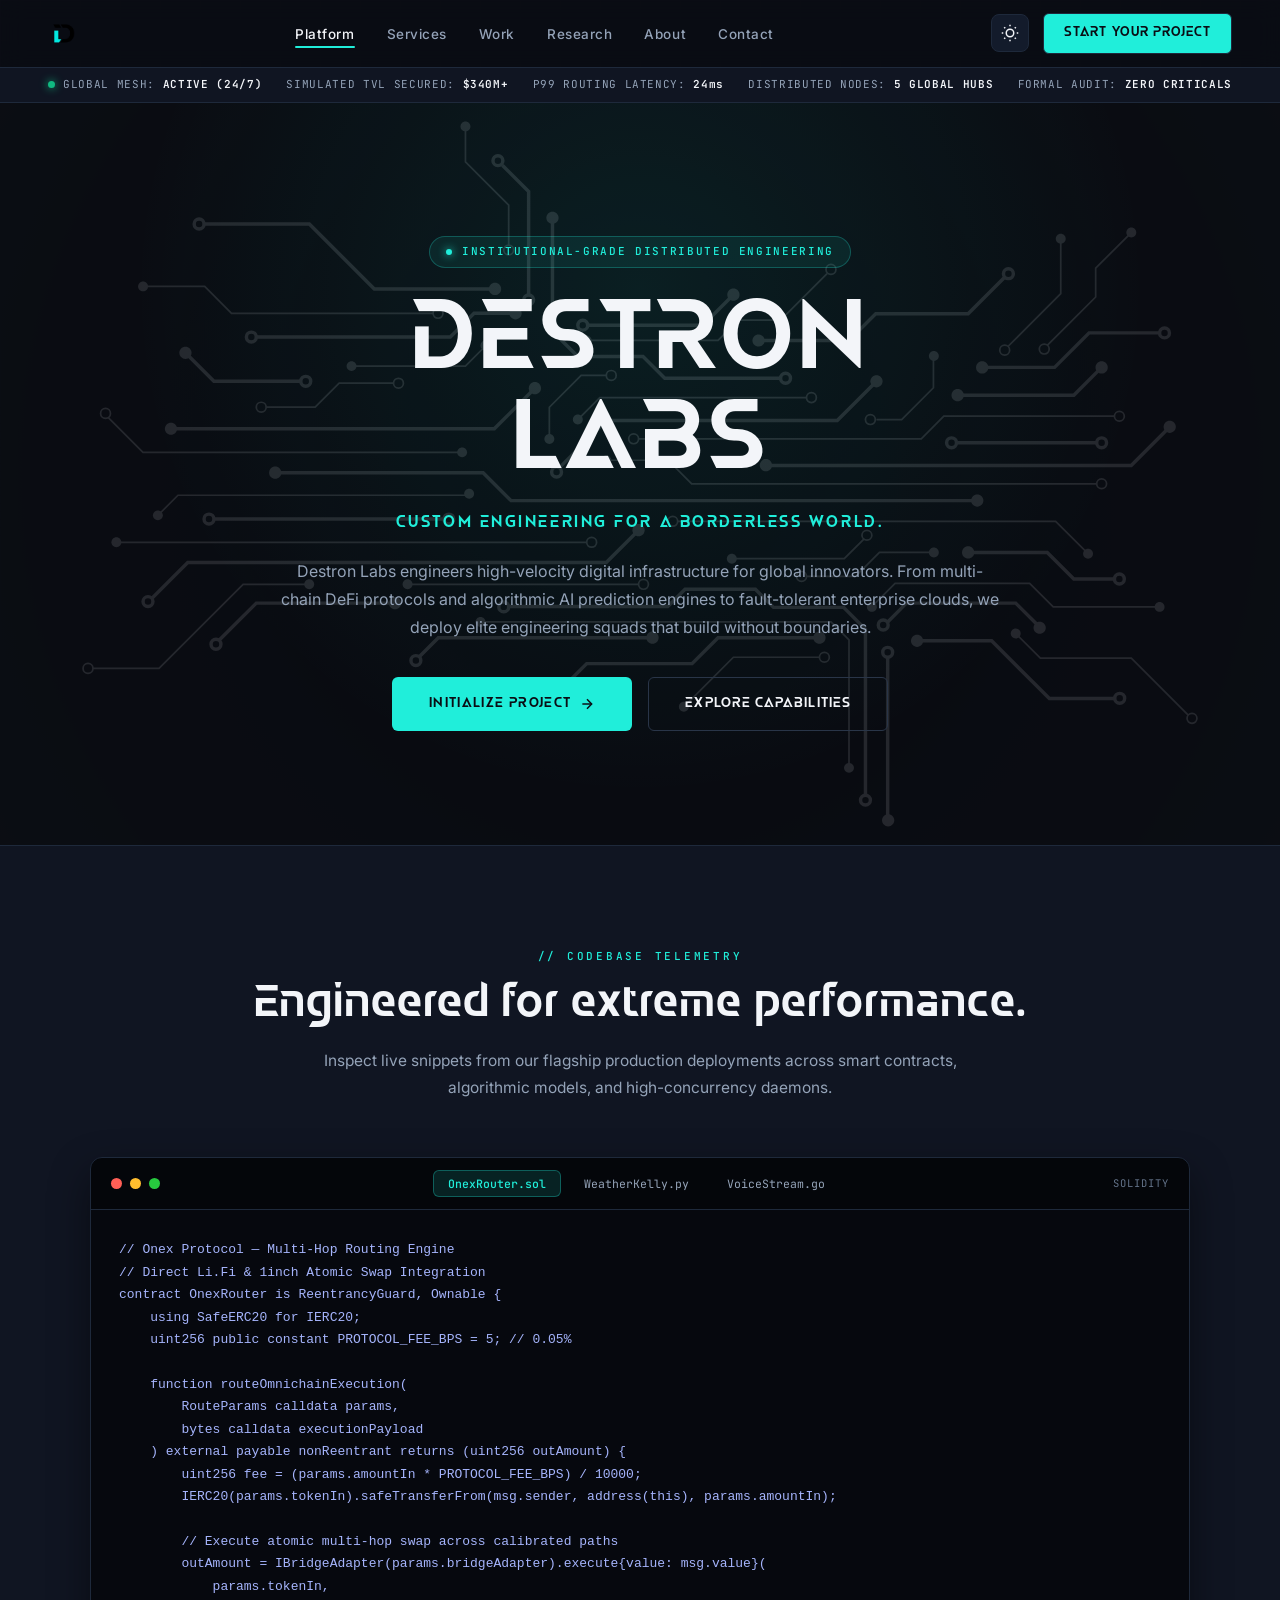
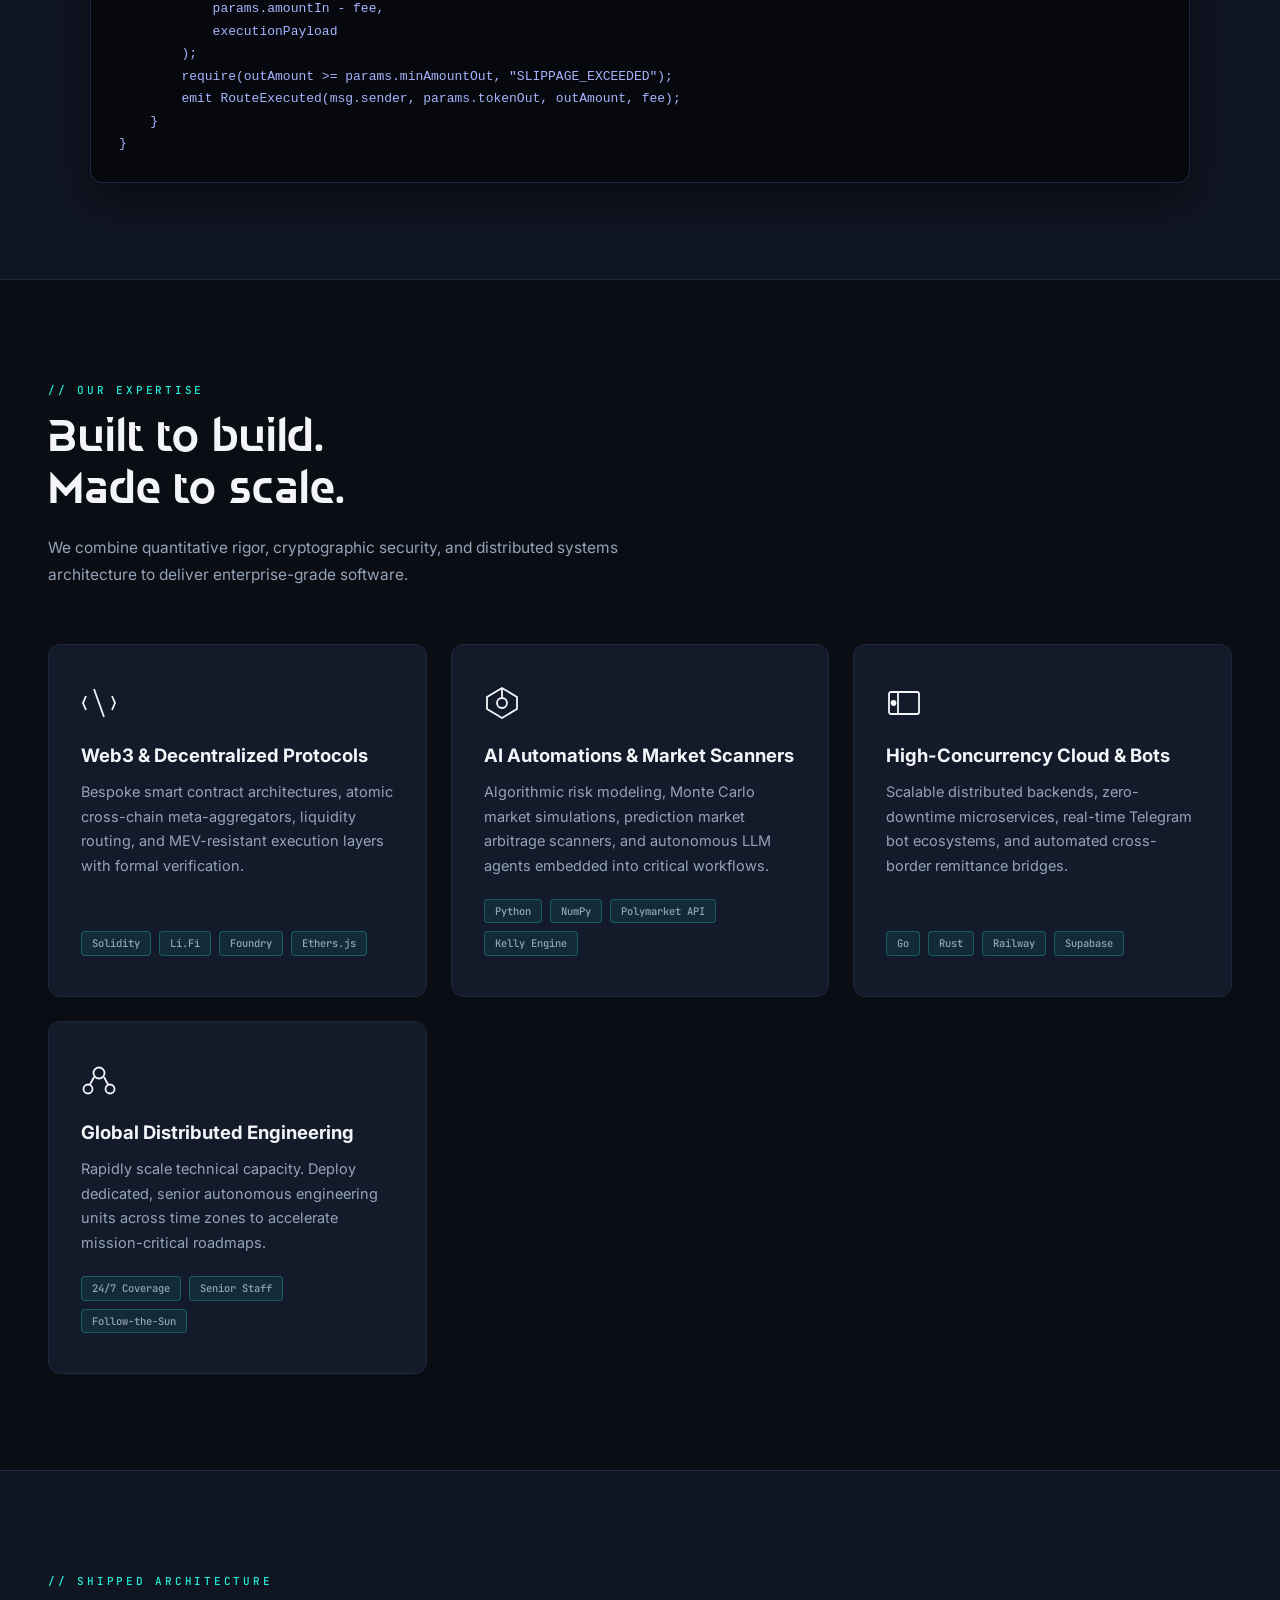
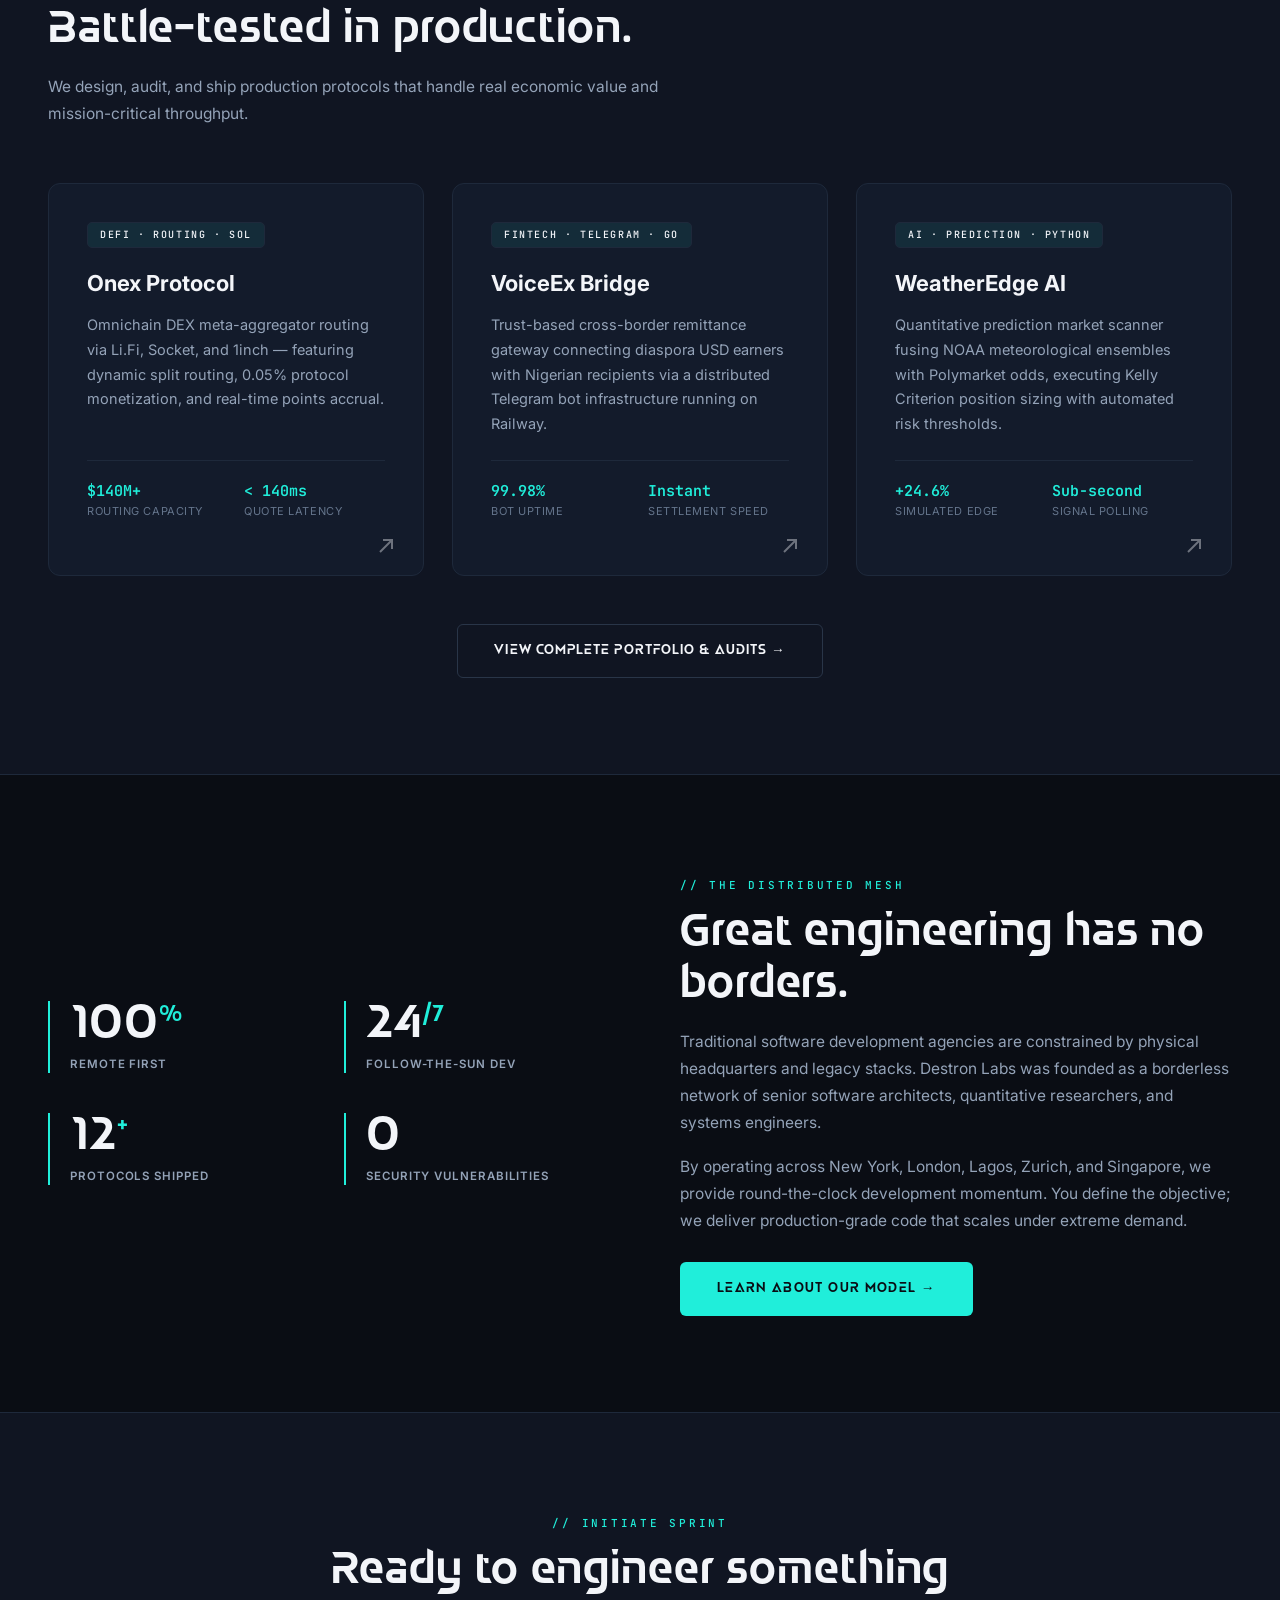
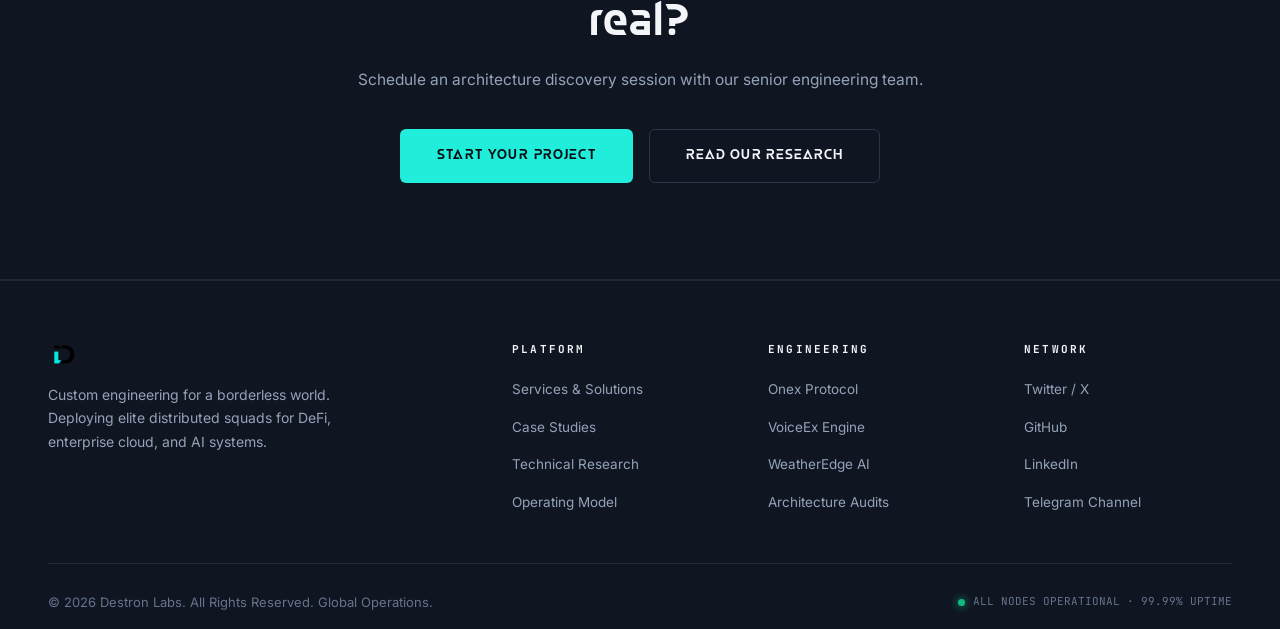
<file: index.html>
<!DOCTYPE html>
<html lang="en" data-theme="dark">
<head>
  <meta charset="UTF-8">
  <meta name="viewport" content="width=device-width, initial-scale=1.0">
  <meta name="description" content="Destron Labs — Custom engineering for a borderless world. High-performance software development, DeFi protocols, AI systems, and distributed talent.">
  
  <!-- Open Graph / Social Media -->
  <meta property="og:type" content="website">
  <meta property="og:site_name" content="Destron Labs">
  <meta property="og:title" content="Destron Labs — Custom Engineering for a Borderless World">
  <meta property="og:description" content="Elite, distributed engineering squads building mission-critical DeFi protocols, predictive AI engines, and enterprise software systems.">
  
  <!-- Twitter Cards -->
  <meta name="twitter:card" content="summary_large_image">
  <meta name="twitter:site" content="@destron_labs">
  <meta name="twitter:title" content="Destron Labs — Custom Engineering for a Borderless World">
  <meta name="twitter:description" content="Elite, distributed engineering squads building mission-critical DeFi protocols, predictive AI engines, and enterprise software systems.">

  <title>Destron Labs — Custom Engineering for a Borderless World</title>

  <!-- High-tech circuit / monogram SVG Favicon -->
  <link rel="icon" type="image/svg+xml" href="data:image/svg+xml,%3Csvg xmlns='http://www.w3.org/2000/svg' viewBox='0 0 32 32'%3E%3Crect width='32' height='32' rx='6' fill='%230A0D14'/%3E%3Cpath d='M8 8h10a6 6 0 0 1 6 6v0a6 6 0 0 1-6 6H8V8z' fill='none' stroke='%2320EEDA' stroke-width='2.5'/%3E%3Ccircle cx='14' cy='14' r='2' fill='%2320EEDA'/%3E%3C/svg%3E">

  <!-- External stylesheet -->
  <link rel="stylesheet" href="assets/css/style.css">

  <!-- Zero-Flash Theme Init -->
  <script>
    (function() {
      const saved = localStorage.getItem('destron_theme') || 'dark';
      document.documentElement.setAttribute('data-theme', saved);
    })();
  </script>
</head>
<body>

  <!-- ============================================================
       NAVIGATION
       ============================================================ -->
  <nav>
    <a href="index.html" class="logo">
      <img
        src="assets/images/logo-horizontal.png"
        alt="Destron Labs"
        class="logo-img"
        onerror="this.style.display='none'; this.nextElementSibling.style.display='block';"
      >
      <span class="logo-t" style="display:none;">DESTRON LABS</span>
    </a>

    <ul class="nl" id="nav-links">
      <li><a href="index.html" class="active">Platform</a></li>
      <li><a href="services.html">Services</a></li>
      <li><a href="work.html">Work</a></li>
      <li><a href="research.html">Research</a></li>
      <li><a href="about.html">About</a></li>
      <li><a href="contact.html">Contact</a></li>
    </ul>

    <div class="nav-actions">
      <!-- Theme Switcher Toggle (Sun / Moon) -->
      <button class="theme-toggle" aria-label="Toggle theme mode">
        <svg class="icon-sun" viewBox="0 0 24 24" style="display:none;">
          <circle cx="12" cy="12" r="5"></circle>
          <line x1="12" y1="1" x2="12" y2="3"></line>
          <line x1="12" y1="21" x2="12" y2="23"></line>
          <line x1="4.22" y1="4.22" x2="5.64" y2="5.64"></line>
          <line x1="18.36" y1="18.36" x2="19.78" y2="19.78"></line>
          <line x1="1" y1="12" x2="3" y2="12"></line>
          <line x1="21" y1="12" x2="23" y2="12"></line>
          <line x1="4.22" y1="19.78" x2="5.64" y2="18.36"></line>
          <line x1="18.36" y1="5.64" x2="19.78" y2="4.22"></line>
        </svg>
        <svg class="icon-moon" viewBox="0 0 24 24">
          <path d="M21 12.79A9 9 0 1 1 11.21 3 7 7 0 0 0 21 12.79z"></path>
        </svg>
      </button>

      <a href="contact.html" class="nb">START YOUR PROJECT</a>
      
      <button class="nav-toggle" id="nav-toggle" aria-label="Toggle navigation" aria-expanded="false">
        <span></span>
        <span></span>
        <span></span>
      </button>
    </div>
  </nav>

  <!-- ============================================================
       LIVE TELEMETRY RIBBON (CHAOS LABS STYLE)
       ============================================================ -->
  <div class="telemetry-strip">
    <div class="telemetry-inner">
      <div class="telemetry-item">
        <span class="telemetry-pulse"></span>
        <span>GLOBAL MESH: <strong>ACTIVE (24/7)</strong></span>
      </div>
      <div class="telemetry-item">
        <span>SIMULATED TVL SECURED: <strong>$340M+</strong></span>
      </div>
      <div class="telemetry-item">
        <span>P99 ROUTING LATENCY: <strong id="stat-latency">24ms</strong></span>
      </div>
      <div class="telemetry-item">
        <span>DISTRIBUTED NODES: <strong>5 GLOBAL HUBS</strong></span>
      </div>
      <div class="telemetry-item">
        <span>FORMAL AUDIT: <strong>ZERO CRITICALS</strong></span>
      </div>
    </div>
  </div>

  <!-- ============================================================
       HERO
       ============================================================ -->
  <section class="hero" id="hero">
    <div class="hi">
      <div class="status-pill">
        <span class="pulse-cyan"></span>
        <span>INSTITUTIONAL-GRADE DISTRIBUTED ENGINEERING</span>
      </div>
      
      <h1 class="hw">DESTRON<br>LABS</h1>
      <p class="ht">CUSTOM ENGINEERING FOR A BORDERLESS WORLD.</p>
      
      <p class="h-sub">
        Destron Labs engineers high-velocity digital infrastructure for global innovators. From multi-chain DeFi protocols and algorithmic AI prediction engines to fault-tolerant enterprise clouds, we deploy elite engineering squads that build without boundaries.
      </p>
      
      <div class="hb">
        <a href="contact.html" class="bp">
          <span>INITIALIZE PROJECT</span>
          <svg width="16" height="16" viewBox="0 0 24 24" fill="none" stroke="currentColor" stroke-width="2.2"><line x1="5" y1="12" x2="19" y2="12"></line><polyline points="12 5 19 12 12 19"></polyline></svg>
        </a>
        <a href="services.html" class="bo">
          <span>EXPLORE CAPABILITIES</span>
        </a>
      </div>
    </div>
  </section>

  <!-- ============================================================
       ARCHITECTURE TERMINAL (CHAOS LABS CODE SANDBOX)
       ============================================================ -->
  <section class="sec sec-dk">
    <div class="sec-header center">
      <span class="ey">// CODEBASE TELEMETRY</span>
      <h2 class="sh">Engineered for extreme performance.</h2>
      <p class="ss" style="margin: 0 auto;">Inspect live snippets from our flagship production deployments across smart contracts, algorithmic models, and high-concurrency daemons.</p>
    </div>

    <div class="term-wrap">
      <div class="term-header">
        <div class="term-dots">
          <span class="dot-r"></span>
          <span class="dot-y"></span>
          <span class="dot-g"></span>
        </div>
        <ul class="term-tabs">
          <li><button class="term-tab active" data-snippet="defi" data-lang="SOLIDITY">OnexRouter.sol</button></li>
          <li><button class="term-tab" data-snippet="ai" data-lang="PYTHON">WeatherKelly.py</button></li>
          <li><button class="term-tab" data-snippet="telegram" data-lang="GOLANG">VoiceStream.go</button></li>
        </ul>
        <span class="term-lang" id="term-lang">SOLIDITY</span>
      </div>
      <div class="term-body">
        <pre><code id="term-code">// Onex Protocol — Multi-Hop Routing Engine
// Direct Li.Fi & 1inch Atomic Swap Integration
contract OnexRouter is ReentrancyGuard, Ownable {
    using SafeERC20 for IERC20;
    uint256 public constant PROTOCOL_FEE_BPS = 5; // 0.05%

    function routeOmnichainExecution(
        RouteParams calldata params,
        bytes calldata executionPayload
    ) external payable nonReentrant returns (uint256 outAmount) {
        uint256 fee = (params.amountIn * PROTOCOL_FEE_BPS) / 10000;
        IERC20(params.tokenIn).safeTransferFrom(msg.sender, address(this), params.amountIn);
        
        // Execute atomic multi-hop swap across calibrated paths
        outAmount = IBridgeAdapter(params.bridgeAdapter).execute{value: msg.value}(
            params.tokenIn,
            params.amountIn - fee,
            executionPayload
        );
        require(outAmount >= params.minAmountOut, "SLIPPAGE_EXCEEDED");
        emit RouteExecuted(msg.sender, params.tokenOut, outAmount, fee);
    }
}</code></pre>
      </div>
    </div>
  </section>

  <!-- ============================================================
       SERVICES / CAPABILITIES
       ============================================================ -->
  <section class="sec" id="services">
    <div class="sec-header">
      <span class="ey">// OUR EXPERTISE</span>
      <h2 class="sh">Built to build.<br>Made to scale.</h2>
      <p class="ss">We combine quantitative rigor, cryptographic security, and distributed systems architecture to deliver enterprise-grade software.</p>
    </div>

    <div class="svgr">
      <div class="svc">
        <svg class="si" viewBox="0 0 36 36" fill="none" stroke="currentColor" stroke-width="1.8">
          <polyline points="5,11 2,18 5,25"/>
          <polyline points="31,11 34,18 31,25"/>
          <line x1="13" y1="4" x2="23" y2="32"/>
        </svg>
        <h3 class="st">Web3 & Decentralized Protocols</h3>
        <p class="sd">Bespoke smart contract architectures, atomic cross-chain meta-aggregators, liquidity routing, and MEV-resistant execution layers with formal verification.</p>
        <div class="tech-tags">
          <span class="tech-tag">Solidity</span>
          <span class="tech-tag">Li.Fi</span>
          <span class="tech-tag">Foundry</span>
          <span class="tech-tag">Ethers.js</span>
        </div>
      </div>

      <div class="svc">
        <svg class="si" viewBox="0 0 36 36" fill="none" stroke="currentColor" stroke-width="1.8">
          <polygon points="18,3 33,12 33,24 18,33 3,24 3,12"/>
          <circle cx="18" cy="18" r="5"/>
          <line x1="18" y1="13" x2="18" y2="3"/>
        </svg>
        <h3 class="st">AI Automations & Market Scanners</h3>
        <p class="sd">Algorithmic risk modeling, Monte Carlo market simulations, prediction market arbitrage scanners, and autonomous LLM agents embedded into critical workflows.</p>
        <div class="tech-tags">
          <span class="tech-tag">Python</span>
          <span class="tech-tag">NumPy</span>
          <span class="tech-tag">Polymarket API</span>
          <span class="tech-tag">Kelly Engine</span>
        </div>
      </div>

      <div class="svc">
        <svg class="si" viewBox="0 0 36 36" fill="none" stroke="currentColor" stroke-width="1.8">
          <rect x="3" y="7" width="30" height="22" rx="2"/>
          <line x1="12" y1="7" x2="12" y2="29"/>
          <circle cx="7.5" cy="18" r="2" fill="currentColor"/>
        </svg>
        <h3 class="st">High-Concurrency Cloud & Bots</h3>
        <p class="sd">Scalable distributed backends, zero-downtime microservices, real-time Telegram bot ecosystems, and automated cross-border remittance bridges.</p>
        <div class="tech-tags">
          <span class="tech-tag">Go</span>
          <span class="tech-tag">Rust</span>
          <span class="tech-tag">Railway</span>
          <span class="tech-tag">Supabase</span>
        </div>
      </div>

      <div class="svc">
        <svg class="si" viewBox="0 0 36 36" fill="none" stroke="currentColor" stroke-width="1.8">
          <circle cx="18" cy="11" r="5.5"/>
          <circle cx="7" cy="27" r="4.5"/>
          <circle cx="29" cy="27" r="4.5"/>
          <line x1="13" y1="15" x2="9" y2="22.5"/>
          <line x1="23" y1="15" x2="27" y2="22.5"/>
        </svg>
        <h3 class="st">Global Distributed Engineering</h3>
        <p class="sd">Rapidly scale technical capacity. Deploy dedicated, senior autonomous engineering units across time zones to accelerate mission-critical roadmaps.</p>
        <div class="tech-tags">
          <span class="tech-tag">24/7 Coverage</span>
          <span class="tech-tag">Senior Staff</span>
          <span class="tech-tag">Follow-the-Sun</span>
        </div>
      </div>
    </div>
  </section>

  <!-- ============================================================
       FLAGSHIP WORK
       ============================================================ -->
  <section class="sec sec-dk" id="work">
    <div class="sec-header">
      <span class="ey">// SHIPPED ARCHITECTURE</span>
      <h2 class="sh">Battle-tested in production.</h2>
      <p class="ss">We design, audit, and ship production protocols that handle real economic value and mission-critical throughput.</p>
    </div>

    <div class="wgr">
      <a href="https://onex.ag" class="wc">
        <span class="wt2">DEFI · ROUTING · SOL</span>
        <h3 class="wn">Onex Protocol</h3>
        <p class="wd">Omnichain DEX meta-aggregator routing via Li.Fi, Socket, and 1inch — featuring dynamic split routing, 0.05% protocol monetization, and real-time points accrual.</p>
        <div class="w-metrics">
          <div>
            <div class="w-metric-val">$140M+</div>
            <div class="w-metric-lbl">Routing Capacity</div>
          </div>
          <div>
            <div class="w-metric-val">&lt; 140ms</div>
            <div class="w-metric-lbl">Quote Latency</div>
          </div>
        </div>
        <svg class="wa" width="18" height="18" viewBox="0 0 18 18" fill="none" stroke="currentColor" stroke-width="2">
          <line x1="3" y1="15" x2="15" y2="3"/><polyline points="6,3 15,3 15,12"/>
        </svg>
      </a>

      <a href="work.html#voiceex" class="wc">
        <span class="wt2">FINTECH · TELEGRAM · GO</span>
        <h3 class="wn">VoiceEx Bridge</h3>
        <p class="wd">Trust-based cross-border remittance gateway connecting diaspora USD earners with Nigerian recipients via a distributed Telegram bot infrastructure running on Railway.</p>
        <div class="w-metrics">
          <div>
            <div class="w-metric-val">99.98%</div>
            <div class="w-metric-lbl">Bot Uptime</div>
          </div>
          <div>
            <div class="w-metric-val">Instant</div>
            <div class="w-metric-lbl">Settlement Speed</div>
          </div>
        </div>
        <svg class="wa" width="18" height="18" viewBox="0 0 18 18" fill="none" stroke="currentColor" stroke-width="2">
          <line x1="3" y1="15" x2="15" y2="3"/><polyline points="6,3 15,3 15,12"/>
        </svg>
      </a>

      <a href="work.html#weatheredge" class="wc">
        <span class="wt2">AI · PREDICTION · PYTHON</span>
        <h3 class="wn">WeatherEdge AI</h3>
        <p class="wd">Quantitative prediction market scanner fusing NOAA meteorological ensembles with Polymarket odds, executing Kelly Criterion position sizing with automated risk thresholds.</p>
        <div class="w-metrics">
          <div>
            <div class="w-metric-val">+24.6%</div>
            <div class="w-metric-lbl">Simulated Edge</div>
          </div>
          <div>
            <div class="w-metric-val">Sub-second</div>
            <div class="w-metric-lbl">Signal Polling</div>
          </div>
        </div>
        <svg class="wa" width="18" height="18" viewBox="0 0 18 18" fill="none" stroke="currentColor" stroke-width="2">
          <line x1="3" y1="15" x2="15" y2="3"/><polyline points="6,3 15,3 15,12"/>
        </svg>
      </a>
    </div>

    <div style="text-align: center; margin-top: 48px;">
      <a href="work.html" class="bo">VIEW COMPLETE PORTFOLIO & AUDITS →</a>
    </div>
  </section>

  <!-- ============================================================
       STATS & GLOBAL PHILOSOPHY
       ============================================================ -->
  <section class="sec" id="about">
    <div class="ag">
      <div class="sg">
        <div class="stb"><div class="sn">100<sup>%</sup></div><div class="slb">REMOTE FIRST</div></div>
        <div class="stb"><div class="sn">24<sup>/7</sup></div><div class="slb">FOLLOW-THE-SUN DEV</div></div>
        <div class="stb"><div class="sn">12<sup>+</sup></div><div class="slb">PROTOCOLS SHIPPED</div></div>
        <div class="stb"><div class="sn">0</div><div class="slb">SECURITY VULNERABILITIES</div></div>
      </div>
      <div>
        <span class="ey">// THE DISTRIBUTED MESH</span>
        <h2 class="sh">Great engineering has no borders.</h2>
        <p class="ss">Traditional software development agencies are constrained by physical headquarters and legacy stacks. Destron Labs was founded as a borderless network of senior software architects, quantitative researchers, and systems engineers.</p>
        <p class="ss" style="margin-top:16px">By operating across New York, London, Lagos, Zurich, and Singapore, we provide round-the-clock development momentum. You define the objective; we deliver production-grade code that scales under extreme demand.</p>
        <div style="margin-top: 28px;">
          <a href="about.html" class="bp">LEARN ABOUT OUR MODEL →</a>
        </div>
      </div>
    </div>
  </section>

  <!-- ============================================================
       CONTACT CTA
       ============================================================ -->
  <section class="sec sec-dk" id="contact">
    <div class="cw" style="text-align:center;">
      <span class="ey">// INITIATE SPRINT</span>
      <h2 class="sh">Ready to engineer something real?</h2>
      <p class="ss" style="margin: 0 auto 36px;">Schedule an architecture discovery session with our senior engineering team.</p>
      
      <div style="display:flex; justify-content:center; gap: 16px; flex-wrap:wrap;">
        <a href="contact.html" class="bp">START YOUR PROJECT</a>
        <a href="research.html" class="bo">READ OUR RESEARCH</a>
      </div>
    </div>
  </section>

  <!-- ============================================================
       FOOTER
       ============================================================ -->
  <footer>
    <div class="footer-top">
      <div class="footer-brand">
        <a href="index.html" class="logo">
          <img
            src="assets/images/logo-horizontal.png"
            alt="Destron Labs"
            class="logo-img"
            onerror="this.style.display='none'; this.nextElementSibling.style.display='block';"
          >
          <span class="logo-t" style="display:none;">DESTRON LABS</span>
        </a>
        <p>Custom engineering for a borderless world. Deploying elite distributed squads for DeFi, enterprise cloud, and AI systems.</p>
      </div>

      <div class="footer-col">
        <h4>PLATFORM</h4>
        <ul>
          <li><a href="services.html">Services & Solutions</a></li>
          <li><a href="work.html">Case Studies</a></li>
          <li><a href="research.html">Technical Research</a></li>
          <li><a href="about.html">Operating Model</a></li>
        </ul>
      </div>

      <div class="footer-col">
        <h4>ENGINEERING</h4>
        <ul>
          <li><a href="work.html#onex">Onex Protocol</a></li>
          <li><a href="work.html#voiceex">VoiceEx Engine</a></li>
          <li><a href="work.html#weatheredge">WeatherEdge AI</a></li>
          <li><a href="contact.html">Architecture Audits</a></li>
        </ul>
      </div>

      <div class="footer-col">
        <h4>NETWORK</h4>
        <ul>
          <li><a href="https://x.com/destron_labs" target="_blank" rel="noopener">Twitter / X</a></li>
          <li><a href="https://github.com" target="_blank" rel="noopener">GitHub</a></li>
          <li><a href="https://linkedin.com" target="_blank" rel="noopener">LinkedIn</a></li>
          <li><a href="contact.html">Telegram Channel</a></li>
        </ul>
      </div>
    </div>

    <div class="footer-bottom">
      <p>© 2026 Destron Labs. All Rights Reserved. Global Operations.</p>
      <div class="footer-status">
        <span class="telemetry-pulse"></span>
        <span>ALL NODES OPERATIONAL · 99.99% UPTIME</span>
      </div>
    </div>
  </footer>

  <!-- Master JavaScript -->
  <script src="assets/js/main.js"></script>
</body>
</html>
</file>
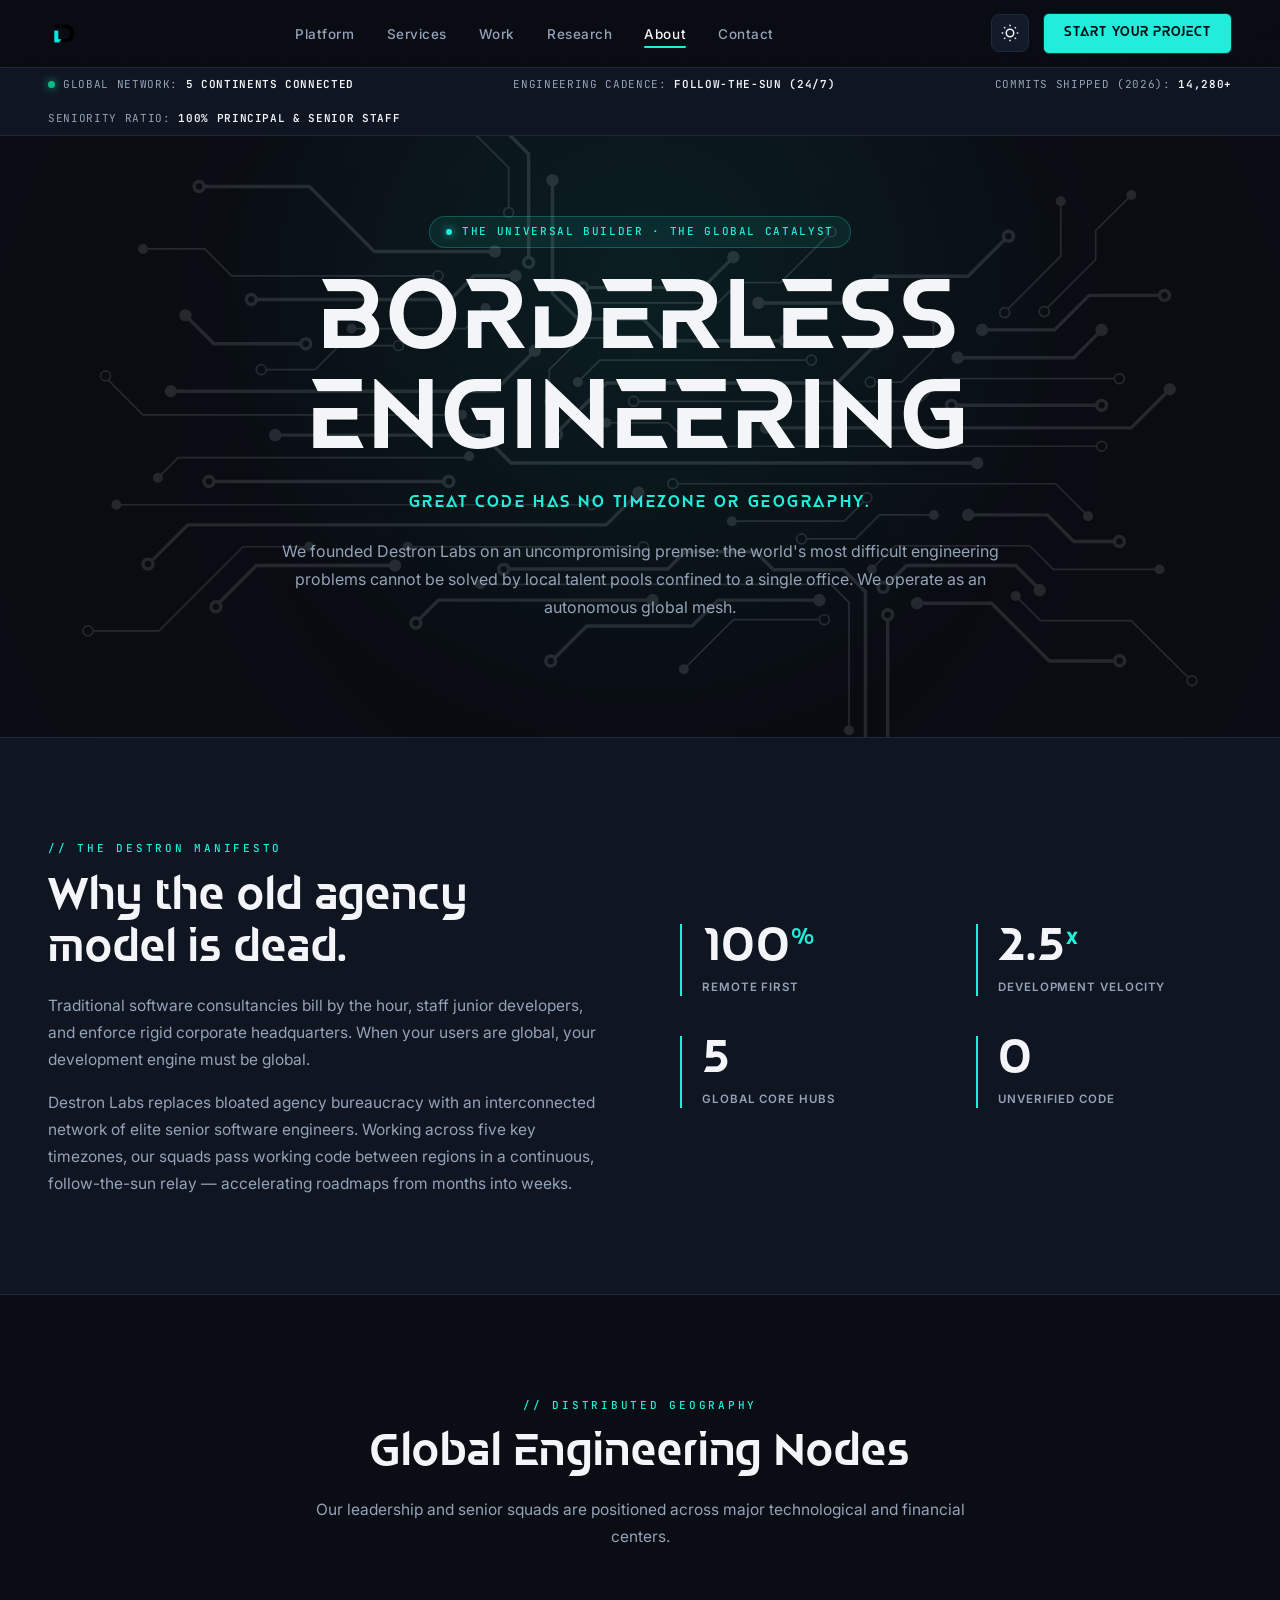
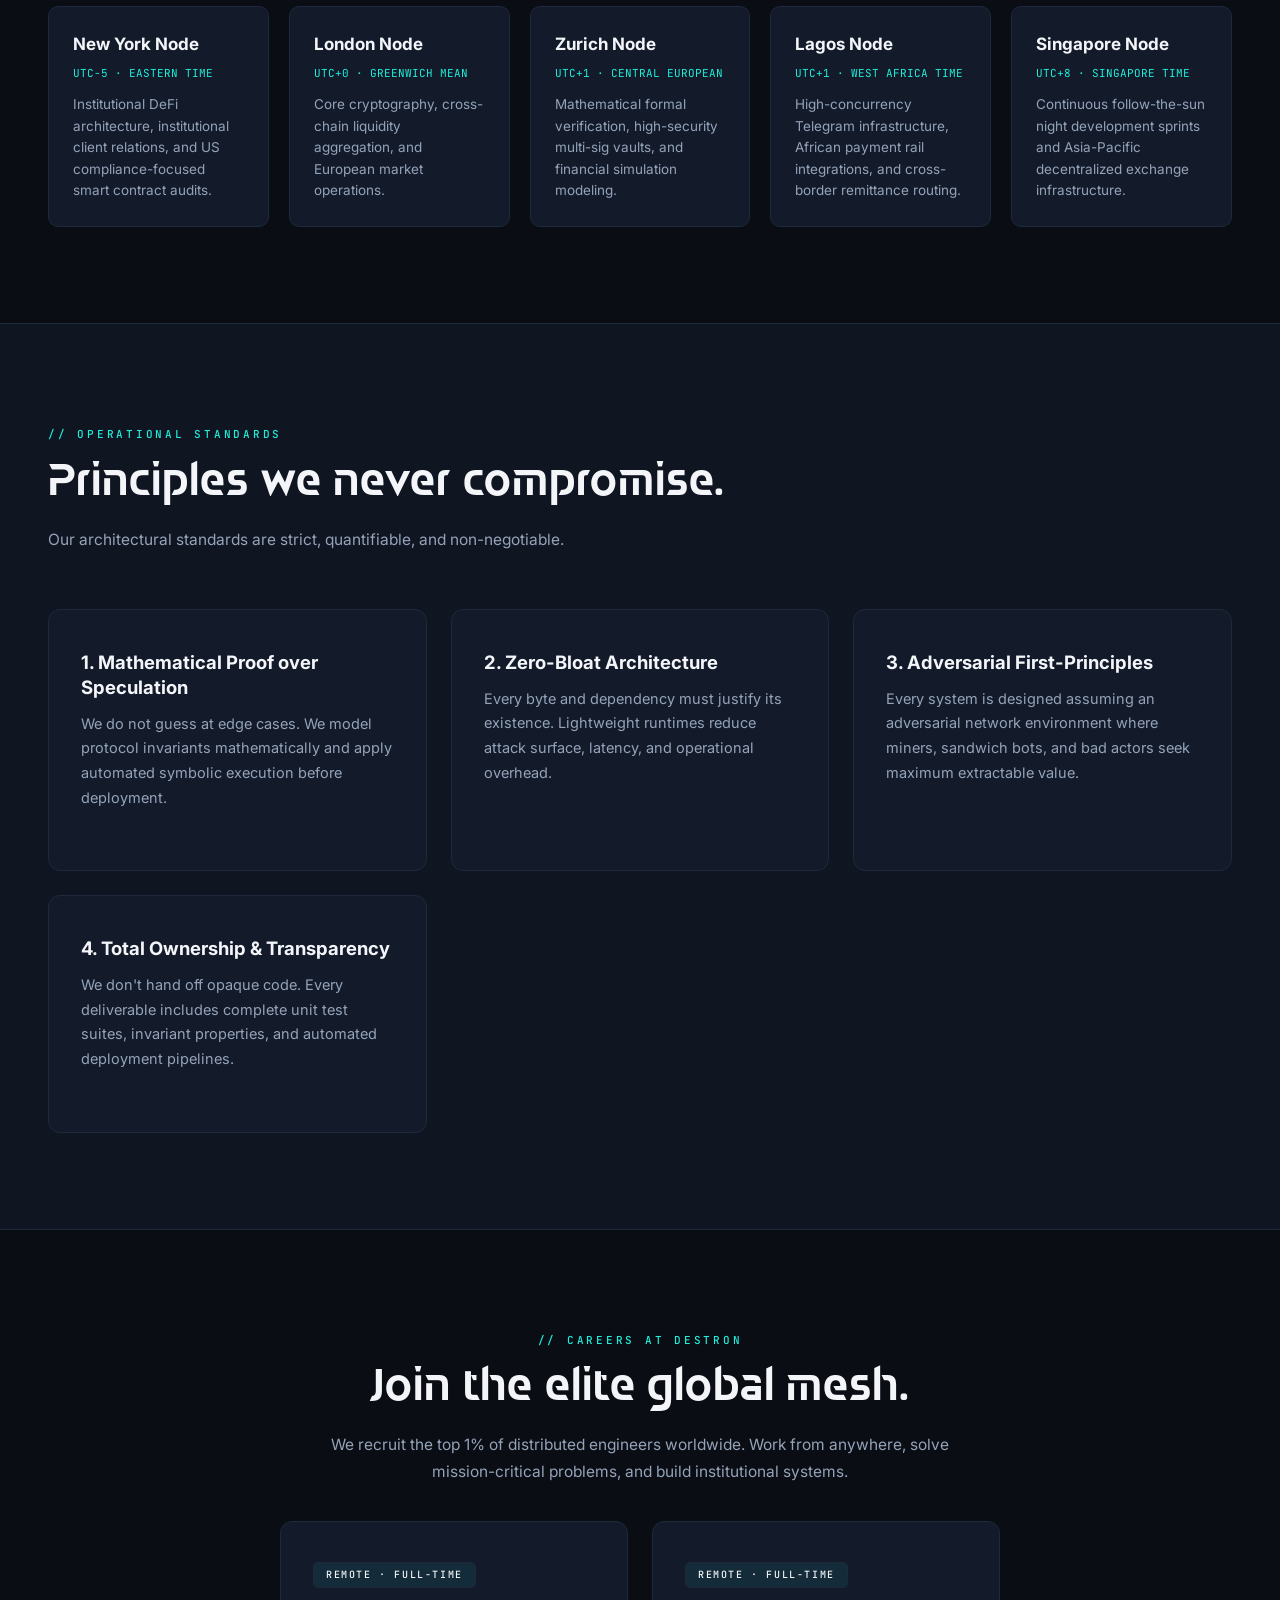
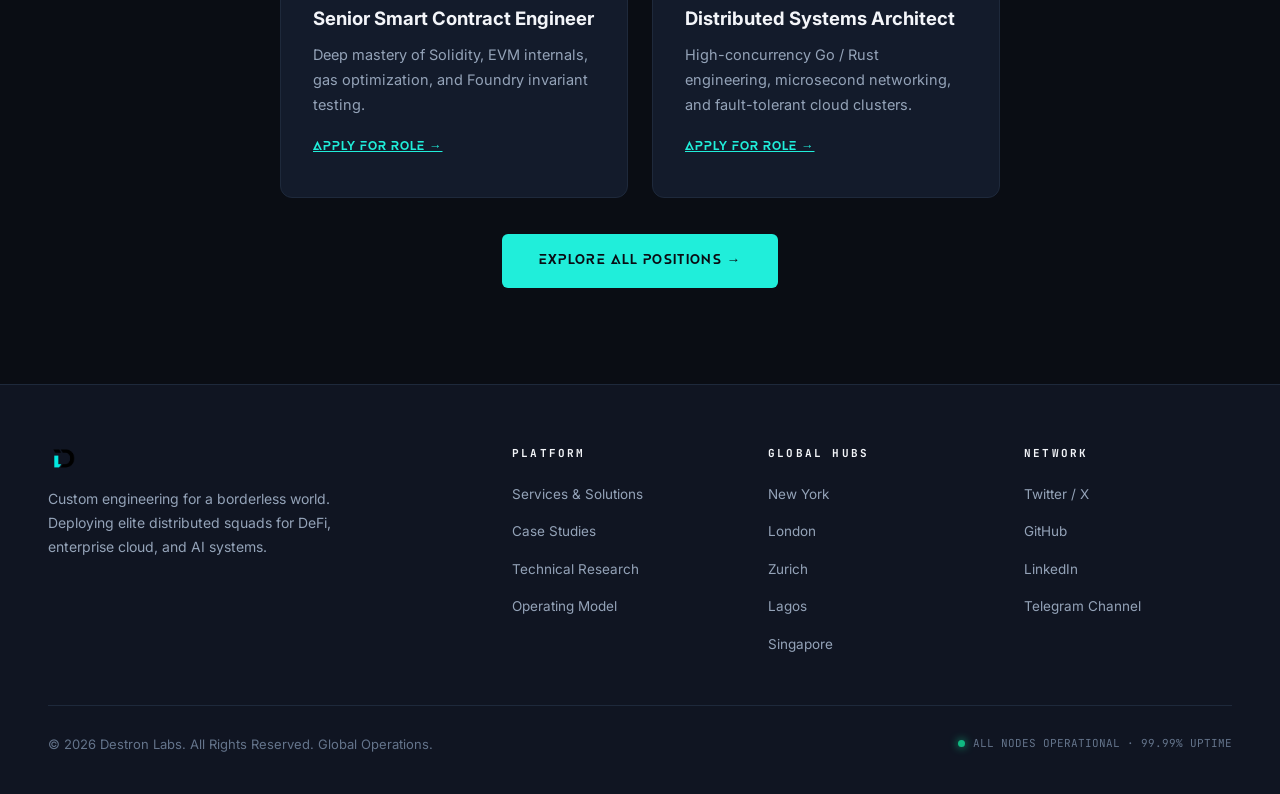
<file: about.html>
<!DOCTYPE html>
<html lang="en" data-theme="dark">
<head>
  <meta charset="UTF-8">
  <meta name="viewport" content="width=device-width, initial-scale=1.0">
  <meta name="description" content="About Destron Labs — A borderless, globally distributed engineering agency deploying elite squads across five time zones.">
  <title>About & Operating Model — Destron Labs</title>
  <link rel="icon" type="image/svg+xml" href="data:image/svg+xml,%3Csvg xmlns='http://www.w3.org/2000/svg' viewBox='0 0 32 32'%3E%3Crect width='32' height='32' rx='6' fill='%230A0D14'/%3E%3Cpath d='M8 8h10a6 6 0 0 1 6 6v0a6 6 0 0 1-6 6H8V8z' fill='none' stroke='%2320EEDA' stroke-width='2.5'/%3E%3Ccircle cx='14' cy='14' r='2' fill='%2320EEDA'/%3E%3C/svg%3E">
  <link rel="stylesheet" href="assets/css/style.css">
  <script>
    (function() {
      const saved = localStorage.getItem('destron_theme') || 'dark';
      document.documentElement.setAttribute('data-theme', saved);
    })();
  </script>
</head>
<body>

  <!-- NAVIGATION -->
  <nav>
    <a href="index.html" class="logo">
      <img src="assets/images/logo-horizontal.png" alt="Destron Labs" class="logo-img" onerror="this.style.display='none'; this.nextElementSibling.style.display='block';">
      <span class="logo-t" style="display:none;">DESTRON LABS</span>
    </a>
    <ul class="nl" id="nav-links">
      <li><a href="index.html">Platform</a></li>
      <li><a href="services.html">Services</a></li>
      <li><a href="work.html">Work</a></li>
      <li><a href="research.html">Research</a></li>
      <li><a href="about.html" class="active">About</a></li>
      <li><a href="contact.html">Contact</a></li>
    </ul>
    <div class="nav-actions">
      <button class="theme-toggle" aria-label="Toggle theme mode">
        <svg class="icon-sun" viewBox="0 0 24 24" style="display:none;"><circle cx="12" cy="12" r="5"></circle><line x1="12" y1="1" x2="12" y2="3"></line><line x1="12" y1="21" x2="12" y2="23"></line><line x1="4.22" y1="4.22" x2="5.64" y2="5.64"></line><line x1="18.36" y1="18.36" x2="19.78" y2="19.78"></line><line x1="1" y1="12" x2="3" y2="12"></line><line x1="21" y1="12" x2="23" y2="12"></line><line x1="4.22" y1="19.78" x2="5.64" y2="18.36"></line><line x1="18.36" y1="5.64" x2="19.78" y2="4.22"></line></svg>
        <svg class="icon-moon" viewBox="0 0 24 24"><path d="M21 12.79A9 9 0 1 1 11.21 3 7 7 0 0 0 21 12.79z"></path></svg>
      </button>
      <a href="contact.html" class="nb">START YOUR PROJECT</a>
      <button class="nav-toggle" id="nav-toggle" aria-label="Toggle navigation" aria-expanded="false"><span></span><span></span><span></span></button>
    </div>
  </nav>

  <!-- TELEMETRY RIBBON -->
  <div class="telemetry-strip">
    <div class="telemetry-inner">
      <div class="telemetry-item"><span class="telemetry-pulse"></span><span>GLOBAL NETWORK: <strong>5 CONTINENTS CONNECTED</strong></span></div>
      <div class="telemetry-item"><span>ENGINEERING CADENCE: <strong>FOLLOW-THE-SUN (24/7)</strong></span></div>
      <div class="telemetry-item"><span>COMMITS SHIPPED (2026): <strong>14,280+</strong></span></div>
      <div class="telemetry-item"><span>SENIORITY RATIO: <strong>100% PRINCIPAL & SENIOR STAFF</strong></span></div>
    </div>
  </div>

  <!-- HERO -->
  <section class="hero" style="min-height: 480px; padding: 80px 48px;">
    <div class="hi">
      <div class="status-pill"><span class="pulse-cyan"></span><span>THE UNIVERSAL BUILDER · THE GLOBAL CATALYST</span></div>
      <h1 class="hw">BORDERLESS<br>ENGINEERING</h1>
      <p class="ht">GREAT CODE HAS NO TIMEZONE OR GEOGRAPHY.</p>
      <p class="h-sub">We founded Destron Labs on an uncompromising premise: the world's most difficult engineering problems cannot be solved by local talent pools confined to a single office. We operate as an autonomous global mesh.</p>
    </div>
  </section>

  <!-- THE MANIFESTO -->
  <section class="sec sec-dk">
    <div class="ag">
      <div>
        <span class="ey">// THE DESTRON MANIFESTO</span>
        <h2 class="sh">Why the old agency model is dead.</h2>
        <p class="ss">Traditional software consultancies bill by the hour, staff junior developers, and enforce rigid corporate headquarters. When your users are global, your development engine must be global.</p>
        <p class="ss" style="margin-top:16px">Destron Labs replaces bloated agency bureaucracy with an interconnected network of elite senior software engineers. Working across five key timezones, our squads pass working code between regions in a continuous, follow-the-sun relay — accelerating roadmaps from months into weeks.</p>
      </div>
      <div class="sg">
        <div class="stb"><div class="sn">100<sup>%</sup></div><div class="slb">REMOTE FIRST</div></div>
        <div class="stb"><div class="sn">2.5<sup>x</sup></div><div class="slb">DEVELOPMENT VELOCITY</div></div>
        <div class="stb"><div class="sn">5</div><div class="slb">GLOBAL CORE HUBS</div></div>
        <div class="stb"><div class="sn">0</div><div class="slb">UNVERIFIED CODE</div></div>
      </div>
    </div>
  </section>

  <!-- GLOBAL MESH NODES -->
  <section class="sec">
    <div class="sec-header center">
      <span class="ey">// DISTRIBUTED GEOGRAPHY</span>
      <h2 class="sh">Global Engineering Nodes</h2>
      <p class="ss" style="margin: 0 auto;">Our leadership and senior squads are positioned across major technological and financial centers.</p>
    </div>

    <div class="mesh-grid">
      <div class="node-card">
        <div class="node-city">New York Node</div>
        <div class="node-zone">UTC-5 · EASTERN TIME</div>
        <p class="node-desc">Institutional DeFi architecture, institutional client relations, and US compliance-focused smart contract audits.</p>
      </div>

      <div class="node-card">
        <div class="node-city">London Node</div>
        <div class="node-zone">UTC+0 · GREENWICH MEAN</div>
        <p class="node-desc">Core cryptography, cross-chain liquidity aggregation, and European market operations.</p>
      </div>

      <div class="node-card">
        <div class="node-city">Zurich Node</div>
        <div class="node-zone">UTC+1 · CENTRAL EUROPEAN</div>
        <p class="node-desc">Mathematical formal verification, high-security multi-sig vaults, and financial simulation modeling.</p>
      </div>

      <div class="node-card">
        <div class="node-city">Lagos Node</div>
        <div class="node-zone">UTC+1 · WEST AFRICA TIME</div>
        <p class="node-desc">High-concurrency Telegram infrastructure, African payment rail integrations, and cross-border remittance routing.</p>
      </div>

      <div class="node-card">
        <div class="node-city">Singapore Node</div>
        <div class="node-zone">UTC+8 · SINGAPORE TIME</div>
        <p class="node-desc">Continuous follow-the-sun night development sprints and Asia-Pacific decentralized exchange infrastructure.</p>
      </div>
    </div>
  </section>

  <!-- CORE ENGINEERING PRINCIPLES -->
  <section class="sec sec-dk">
    <div class="sec-header">
      <span class="ey">// OPERATIONAL STANDARDS</span>
      <h2 class="sh">Principles we never compromise.</h2>
      <p class="ss">Our architectural standards are strict, quantifiable, and non-negotiable.</p>
    </div>

    <div class="svgr">
      <div class="svc">
        <h3 class="st">1. Mathematical Proof over Speculation</h3>
        <p class="sd">We do not guess at edge cases. We model protocol invariants mathematically and apply automated symbolic execution before deployment.</p>
      </div>

      <div class="svc">
        <h3 class="st">2. Zero-Bloat Architecture</h3>
        <p class="sd">Every byte and dependency must justify its existence. Lightweight runtimes reduce attack surface, latency, and operational overhead.</p>
      </div>

      <div class="svc">
        <h3 class="st">3. Adversarial First-Principles</h3>
        <p class="sd">Every system is designed assuming an adversarial network environment where miners, sandwich bots, and bad actors seek maximum extractable value.</p>
      </div>

      <div class="svc">
        <h3 class="st">4. Total Ownership & Transparency</h3>
        <p class="sd">We don't hand off opaque code. Every deliverable includes complete unit test suites, invariant properties, and automated deployment pipelines.</p>
      </div>
    </div>
  </section>

  <!-- CAREERS / JOIN THE MESH -->
  <section class="sec">
    <div class="cw" style="text-align:center;">
      <span class="ey">// CAREERS AT DESTRON</span>
      <h2 class="sh">Join the elite global mesh.</h2>
      <p class="ss" style="margin: 0 auto 36px;">We recruit the top 1% of distributed engineers worldwide. Work from anywhere, solve mission-critical problems, and build institutional systems.</p>
      
      <div class="svgr" style="text-align: left; margin-bottom: 36px;">
        <div class="svc">
          <span class="wt2">REMOTE · FULL-TIME</span>
          <h3 class="st">Senior Smart Contract Engineer</h3>
          <p class="sd">Deep mastery of Solidity, EVM internals, gas optimization, and Foundry invariant testing.</p>
          <a href="contact.html?role=solidity" class="res-link">APPLY FOR ROLE →</a>
        </div>
        <div class="svc">
          <span class="wt2">REMOTE · FULL-TIME</span>
          <h3 class="st">Distributed Systems Architect</h3>
          <p class="sd">High-concurrency Go / Rust engineering, microsecond networking, and fault-tolerant cloud clusters.</p>
          <a href="contact.html?role=systems" class="res-link">APPLY FOR ROLE →</a>
        </div>
      </div>

      <a href="contact.html" class="bp">EXPLORE ALL POSITIONS →</a>
    </div>
  </section>

  <!-- FOOTER -->
  <footer>
    <div class="footer-top">
      <div class="footer-brand">
        <a href="index.html" class="logo">
          <img src="assets/images/logo-horizontal.png" alt="Destron Labs" class="logo-img" onerror="this.style.display='none'; this.nextElementSibling.style.display='block';">
          <span class="logo-t" style="display:none;">DESTRON LABS</span>
        </a>
        <p>Custom engineering for a borderless world. Deploying elite distributed squads for DeFi, enterprise cloud, and AI systems.</p>
      </div>
      <div class="footer-col">
        <h4>PLATFORM</h4>
        <ul>
          <li><a href="services.html">Services & Solutions</a></li>
          <li><a href="work.html">Case Studies</a></li>
          <li><a href="research.html">Technical Research</a></li>
          <li><a href="about.html">Operating Model</a></li>
        </ul>
      </div>
      <div class="footer-col">
        <h4>GLOBAL HUBS</h4>
        <ul>
          <li><a href="#newyork">New York</a></li>
          <li><a href="#london">London</a></li>
          <li><a href="#zurich">Zurich</a></li>
          <li><a href="#lagos">Lagos</a></li>
          <li><a href="#singapore">Singapore</a></li>
        </ul>
      </div>
      <div class="footer-col">
        <h4>NETWORK</h4>
        <ul>
          <li><a href="https://x.com/destron_labs" target="_blank" rel="noopener">Twitter / X</a></li>
          <li><a href="https://github.com" target="_blank" rel="noopener">GitHub</a></li>
          <li><a href="https://linkedin.com" target="_blank" rel="noopener">LinkedIn</a></li>
          <li><a href="contact.html">Telegram Channel</a></li>
        </ul>
      </div>
    </div>
    <div class="footer-bottom">
      <p>© 2026 Destron Labs. All Rights Reserved. Global Operations.</p>
      <div class="footer-status"><span class="telemetry-pulse"></span><span>ALL NODES OPERATIONAL · 99.99% UPTIME</span></div>
    </div>
  </footer>

  <script src="assets/js/main.js"></script>
</body>
</html>
</file>
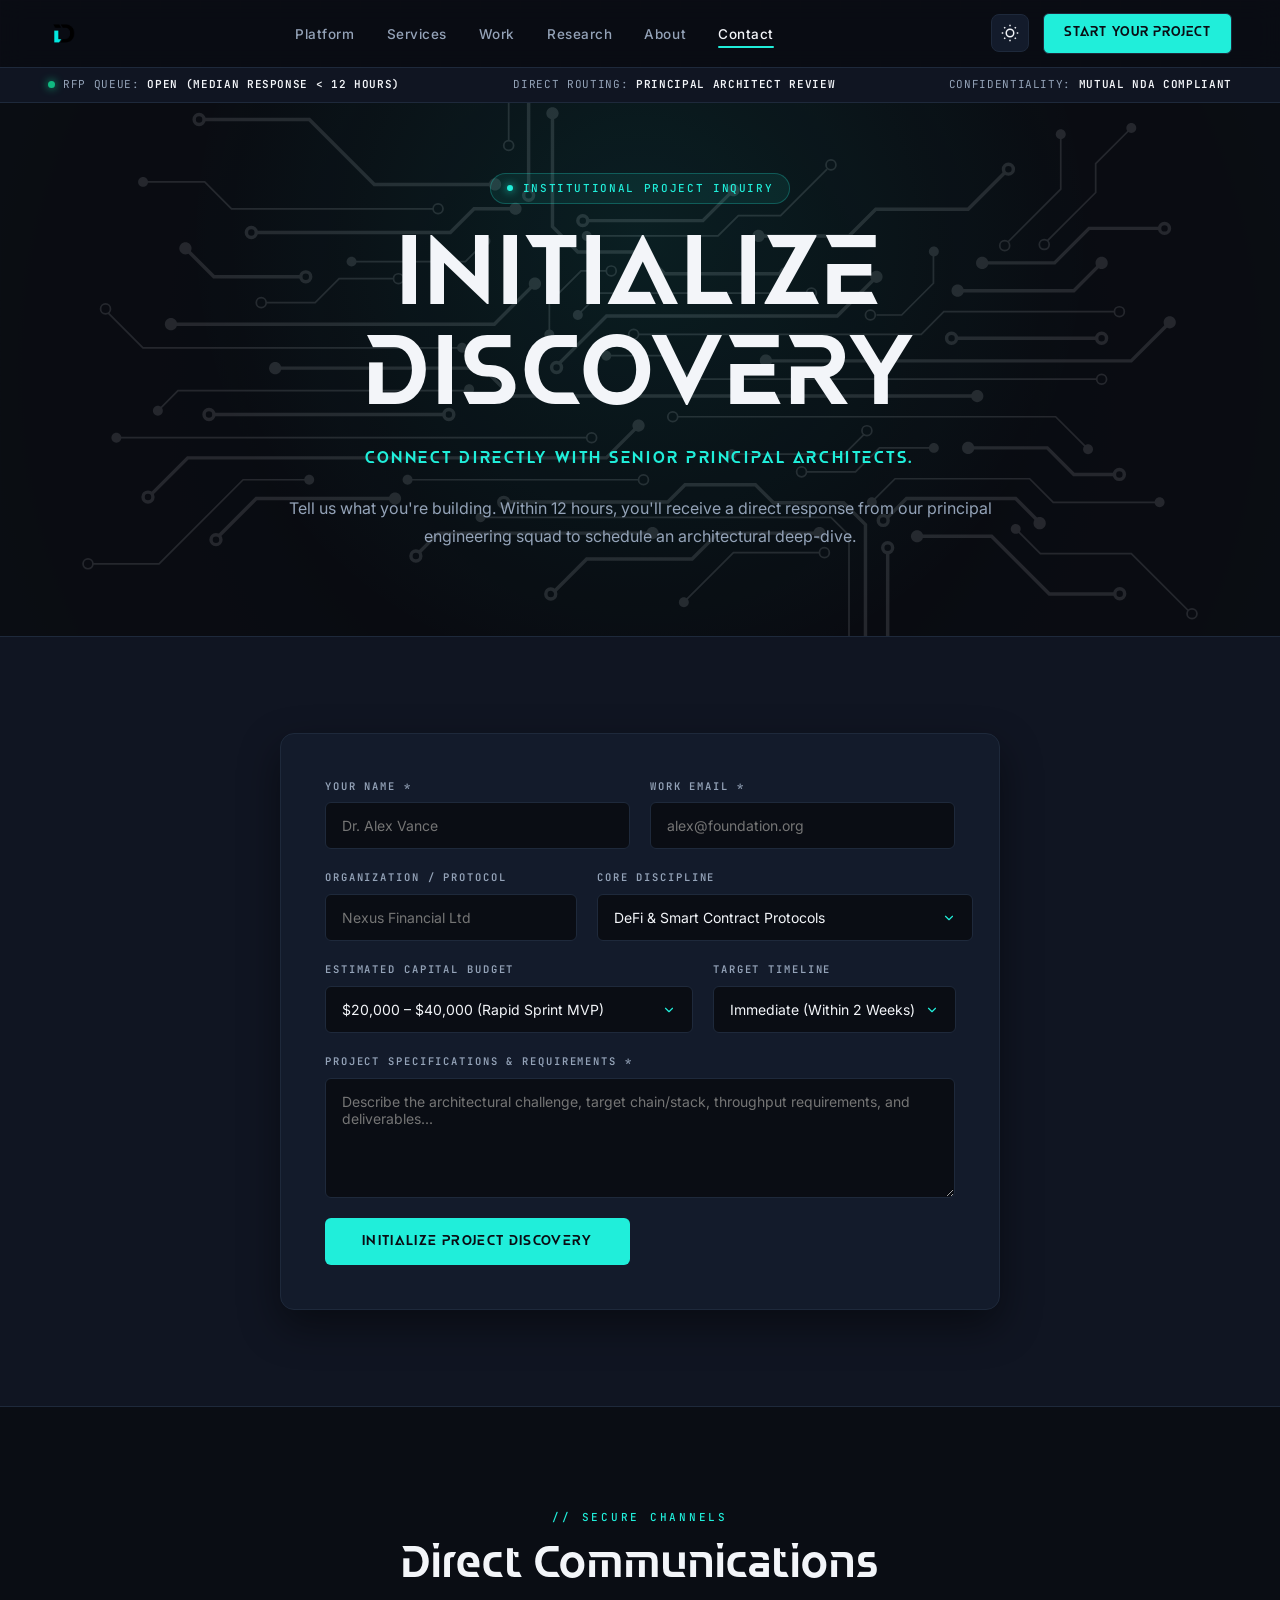
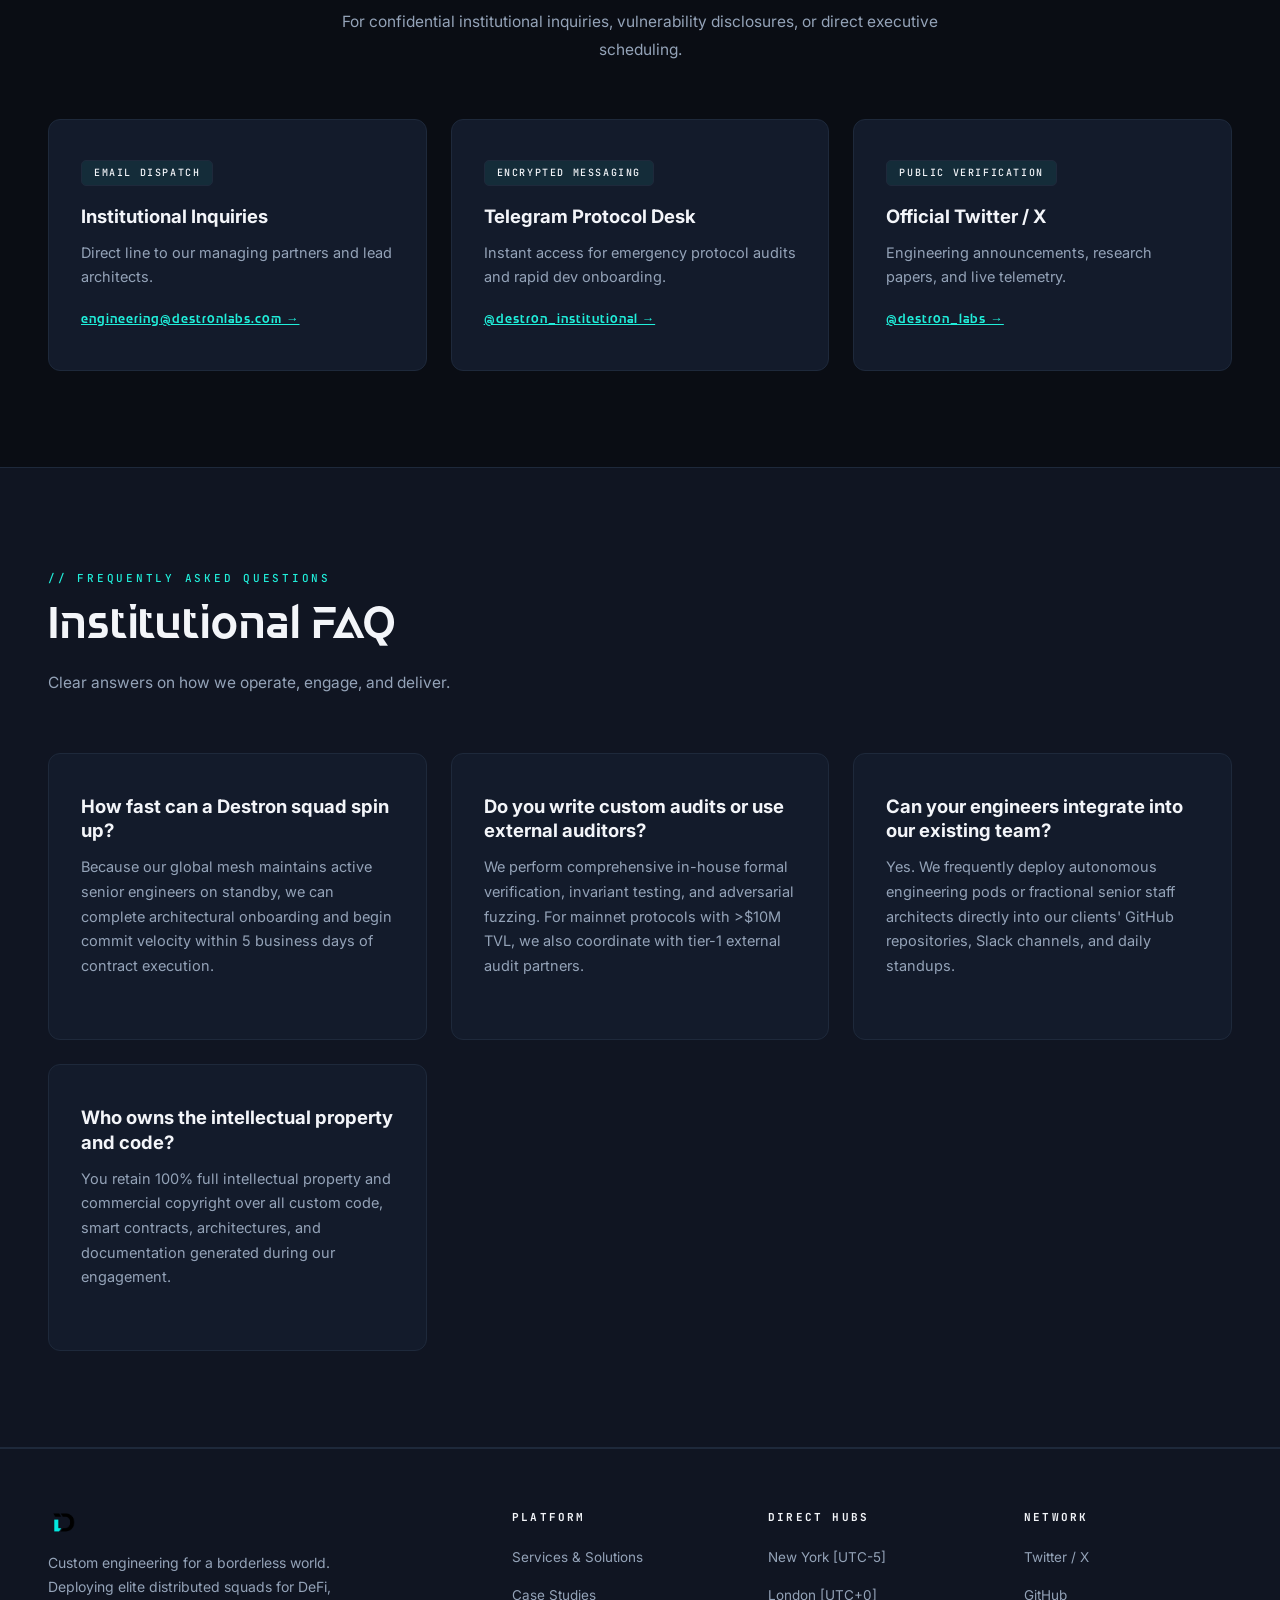
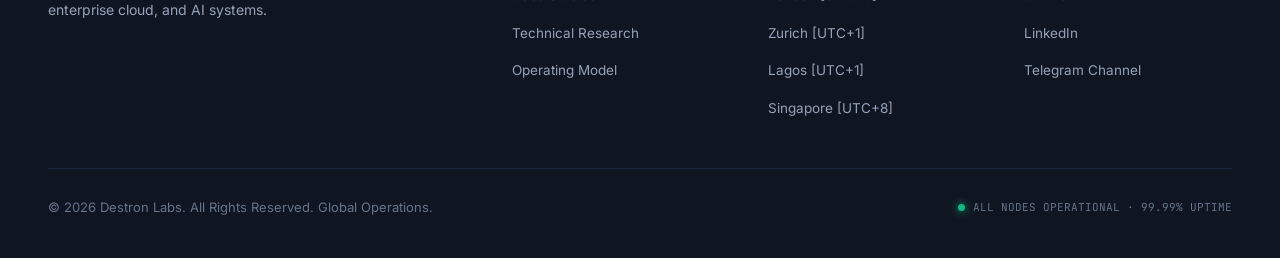
<file: contact.html>
<!DOCTYPE html>
<html lang="en" data-theme="dark">
<head>
  <meta charset="UTF-8">
  <meta name="viewport" content="width=device-width, initial-scale=1.0">
  <meta name="description" content="Contact Destron Labs — Submit an engineering RFP, schedule an architectural discovery call, or engage our senior squads.">
  <title>Contact & Inquiries — Destron Labs</title>
  <link rel="icon" type="image/svg+xml" href="data:image/svg+xml,%3Csvg xmlns='http://www.w3.org/2000/svg' viewBox='0 0 32 32'%3E%3Crect width='32' height='32' rx='6' fill='%230A0D14'/%3E%3Cpath d='M8 8h10a6 6 0 0 1 6 6v0a6 6 0 0 1-6 6H8V8z' fill='none' stroke='%2320EEDA' stroke-width='2.5'/%3E%3Ccircle cx='14' cy='14' r='2' fill='%2320EEDA'/%3E%3C/svg%3E">
  <link rel="stylesheet" href="assets/css/style.css">
  <script>
    (function() {
      const saved = localStorage.getItem('destron_theme') || 'dark';
      document.documentElement.setAttribute('data-theme', saved);
    })();
  </script>
</head>
<body>

  <!-- NAVIGATION -->
  <nav>
    <a href="index.html" class="logo">
      <img src="assets/images/logo-horizontal.png" alt="Destron Labs" class="logo-img" onerror="this.style.display='none'; this.nextElementSibling.style.display='block';">
      <span class="logo-t" style="display:none;">DESTRON LABS</span>
    </a>
    <ul class="nl" id="nav-links">
      <li><a href="index.html">Platform</a></li>
      <li><a href="services.html">Services</a></li>
      <li><a href="work.html">Work</a></li>
      <li><a href="research.html">Research</a></li>
      <li><a href="about.html">About</a></li>
      <li><a href="contact.html" class="active">Contact</a></li>
    </ul>
    <div class="nav-actions">
      <button class="theme-toggle" aria-label="Toggle theme mode">
        <svg class="icon-sun" viewBox="0 0 24 24" style="display:none;"><circle cx="12" cy="12" r="5"></circle><line x1="12" y1="1" x2="12" y2="3"></line><line x1="12" y1="21" x2="12" y2="23"></line><line x1="4.22" y1="4.22" x2="5.64" y2="5.64"></line><line x1="18.36" y1="18.36" x2="19.78" y2="19.78"></line><line x1="1" y1="12" x2="3" y2="12"></line><line x1="21" y1="12" x2="23" y2="12"></line><line x1="4.22" y1="19.78" x2="5.64" y2="18.36"></line><line x1="18.36" y1="5.64" x2="19.78" y2="4.22"></line></svg>
        <svg class="icon-moon" viewBox="0 0 24 24"><path d="M21 12.79A9 9 0 1 1 11.21 3 7 7 0 0 0 21 12.79z"></path></svg>
      </button>
      <a href="contact.html" class="nb">START YOUR PROJECT</a>
      <button class="nav-toggle" id="nav-toggle" aria-label="Toggle navigation" aria-expanded="false"><span></span><span></span><span></span></button>
    </div>
  </nav>

  <!-- TELEMETRY RIBBON -->
  <div class="telemetry-strip">
    <div class="telemetry-inner">
      <div class="telemetry-item"><span class="telemetry-pulse"></span><span>RFP QUEUE: <strong>OPEN (MEDIAN RESPONSE &lt; 12 HOURS)</strong></span></div>
      <div class="telemetry-item"><span>DIRECT ROUTING: <strong>PRINCIPAL ARCHITECT REVIEW</strong></span></div>
      <div class="telemetry-item"><span>CONFIDENTIALITY: <strong>MUTUAL NDA COMPLIANT</strong></span></div>
    </div>
  </div>

  <!-- HERO -->
  <section class="hero" style="min-height: 440px; padding: 70px 48px 50px;">
    <div class="hi">
      <div class="status-pill"><span class="pulse-cyan"></span><span>INSTITUTIONAL PROJECT INQUIRY</span></div>
      <h1 class="hw">INITIALIZE<br>DISCOVERY</h1>
      <p class="ht">CONNECT DIRECTLY WITH SENIOR PRINCIPAL ARCHITECTS.</p>
      <p class="h-sub">Tell us what you're building. Within 12 hours, you'll receive a direct response from our principal engineering squad to schedule an architectural deep-dive.</p>
    </div>
  </section>

  <!-- CONTACT / RFP SECTION -->
  <section class="sec sec-dk">
    <div class="cw">
      <form class="cf" id="rfp-form" onsubmit="return false">
        <div class="fr">
          <div class="ff">
            <label for="f-name">YOUR NAME *</label>
            <input id="f-name" type="text" placeholder="Dr. Alex Vance" autocomplete="name" required>
          </div>
          <div class="ff">
            <label for="f-email">WORK EMAIL *</label>
            <input id="f-email" type="email" placeholder="alex@foundation.org" autocomplete="email" required>
          </div>
        </div>

        <div class="fr">
          <div class="ff">
            <label for="f-org">ORGANIZATION / PROTOCOL</label>
            <input id="f-org" type="text" placeholder="Nexus Financial Ltd">
          </div>
          <div class="ff">
            <label for="f-service">CORE DISCIPLINE</label>
            <select id="f-service">
              <option>DeFi & Smart Contract Protocols</option>
              <option>AI Models & Prediction Market Scanners</option>
              <option>High-Concurrency Cloud & Telegram Remittance</option>
              <option>Full-Team Engineering Augmentation</option>
              <option>Formal Verification & Security Audit</option>
              <option>Custom Enterprise Software</option>
            </select>
          </div>
        </div>

        <div class="fr">
          <div class="ff">
            <label for="f-budget">ESTIMATED CAPITAL BUDGET</label>
            <select id="f-budget">
              <option>$20,000 – $40,000 (Rapid Sprint MVP)</option>
              <option>$40,000 – $80,000 (Complete Protocol Suite)</option>
              <option>$80,000 – $150,000+ (Enterprise Architecture)</option>
              <option>Strategic Venture / Retainer Partnership</option>
            </select>
          </div>
          <div class="ff">
            <label for="f-timeline">TARGET TIMELINE</label>
            <select id="f-timeline">
              <option>Immediate (Within 2 Weeks)</option>
              <option>Upcoming Month</option>
              <option>Q1 / Q2 2027</option>
              <option>Long-Term Advisory</option>
            </select>
          </div>
        </div>

        <div class="ff">
          <label for="f-msg">PROJECT SPECIFICATIONS & REQUIREMENTS *</label>
          <textarea id="f-msg" placeholder="Describe the architectural challenge, target chain/stack, throughput requirements, and deliverables..." required></textarea>
        </div>

        <button type="submit" class="bsub" id="sb">INITIALIZE PROJECT DISCOVERY</button>
      </form>
    </div>
  </section>

  <!-- DIRECT CONTACT CHANNELS -->
  <section class="sec">
    <div class="sec-header center">
      <span class="ey">// SECURE CHANNELS</span>
      <h2 class="sh">Direct Communications</h2>
      <p class="ss" style="margin: 0 auto;">For confidential institutional inquiries, vulnerability disclosures, or direct executive scheduling.</p>
    </div>

    <div class="svgr">
      <div class="svc">
        <span class="wt2">EMAIL DISPATCH</span>
        <h3 class="st">Institutional Inquiries</h3>
        <p class="sd">Direct line to our managing partners and lead architects.</p>
        <a href="mailto:engineering@destronlabs.com" class="res-link">engineering@destronlabs.com →</a>
      </div>

      <div class="svc">
        <span class="wt2">ENCRYPTED MESSAGING</span>
        <h3 class="st">Telegram Protocol Desk</h3>
        <p class="sd">Instant access for emergency protocol audits and rapid dev onboarding.</p>
        <a href="https://t.me/destron_institutional" target="_blank" rel="noopener" class="res-link">@destron_institutional →</a>
      </div>

      <div class="svc">
        <span class="wt2">PUBLIC VERIFICATION</span>
        <h3 class="st">Official Twitter / X</h3>
        <p class="sd">Engineering announcements, research papers, and live telemetry.</p>
        <a href="https://x.com/destron_labs" target="_blank" rel="noopener" class="res-link">@destron_labs →</a>
      </div>
    </div>
  </section>

  <!-- FAQ -->
  <section class="sec sec-dk">
    <div class="sec-header">
      <span class="ey">// FREQUENTLY ASKED QUESTIONS</span>
      <h2 class="sh">Institutional FAQ</h2>
      <p class="ss">Clear answers on how we operate, engage, and deliver.</p>
    </div>

    <div class="svgr">
      <div class="svc">
        <h3 class="st">How fast can a Destron squad spin up?</h3>
        <p class="sd">Because our global mesh maintains active senior engineers on standby, we can complete architectural onboarding and begin commit velocity within 5 business days of contract execution.</p>
      </div>

      <div class="svc">
        <h3 class="st">Do you write custom audits or use external auditors?</h3>
        <p class="sd">We perform comprehensive in-house formal verification, invariant testing, and adversarial fuzzing. For mainnet protocols with >$10M TVL, we also coordinate with tier-1 external audit partners.</p>
      </div>

      <div class="svc">
        <h3 class="st">Can your engineers integrate into our existing team?</h3>
        <p class="sd">Yes. We frequently deploy autonomous engineering pods or fractional senior staff architects directly into our clients' GitHub repositories, Slack channels, and daily standups.</p>
      </div>

      <div class="svc">
        <h3 class="st">Who owns the intellectual property and code?</h3>
        <p class="sd">You retain 100% full intellectual property and commercial copyright over all custom code, smart contracts, architectures, and documentation generated during our engagement.</p>
      </div>
    </div>
  </section>

  <!-- FOOTER -->
  <footer>
    <div class="footer-top">
      <div class="footer-brand">
        <a href="index.html" class="logo">
          <img src="assets/images/logo-horizontal.png" alt="Destron Labs" class="logo-img" onerror="this.style.display='none'; this.nextElementSibling.style.display='block';">
          <span class="logo-t" style="display:none;">DESTRON LABS</span>
        </a>
        <p>Custom engineering for a borderless world. Deploying elite distributed squads for DeFi, enterprise cloud, and AI systems.</p>
      </div>
      <div class="footer-col">
        <h4>PLATFORM</h4>
        <ul>
          <li><a href="services.html">Services & Solutions</a></li>
          <li><a href="work.html">Case Studies</a></li>
          <li><a href="research.html">Technical Research</a></li>
          <li><a href="about.html">Operating Model</a></li>
        </ul>
      </div>
      <div class="footer-col">
        <h4>DIRECT HUBS</h4>
        <ul>
          <li><a href="#">New York [UTC-5]</a></li>
          <li><a href="#">London [UTC+0]</a></li>
          <li><a href="#">Zurich [UTC+1]</a></li>
          <li><a href="#">Lagos [UTC+1]</a></li>
          <li><a href="#">Singapore [UTC+8]</a></li>
        </ul>
      </div>
      <div class="footer-col">
        <h4>NETWORK</h4>
        <ul>
          <li><a href="https://x.com/destron_labs" target="_blank" rel="noopener">Twitter / X</a></li>
          <li><a href="https://github.com" target="_blank" rel="noopener">GitHub</a></li>
          <li><a href="https://linkedin.com" target="_blank" rel="noopener">LinkedIn</a></li>
          <li><a href="contact.html">Telegram Channel</a></li>
        </ul>
      </div>
    </div>
    <div class="footer-bottom">
      <p>© 2026 Destron Labs. All Rights Reserved. Global Operations.</p>
      <div class="footer-status"><span class="telemetry-pulse"></span><span>ALL NODES OPERATIONAL · 99.99% UPTIME</span></div>
    </div>
  </footer>

  <script src="assets/js/main.js"></script>
</body>
</html>
</file>
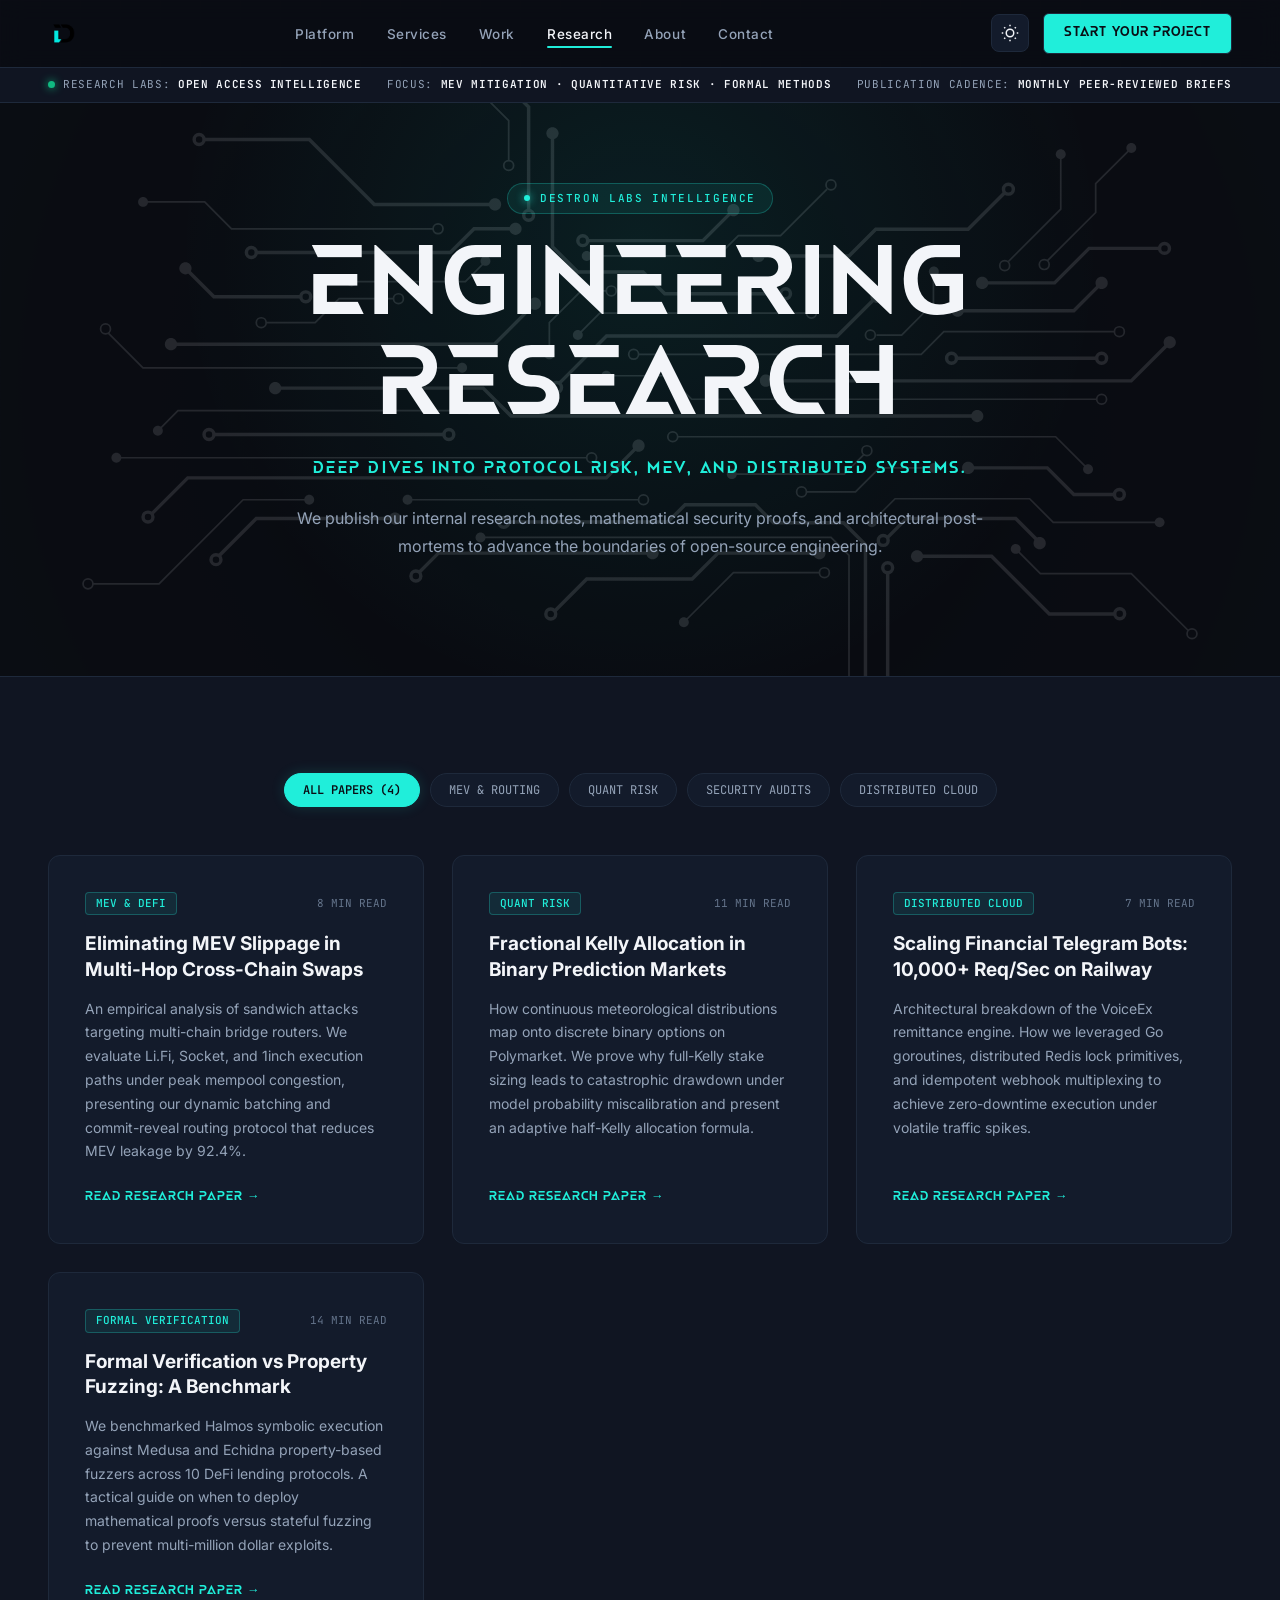
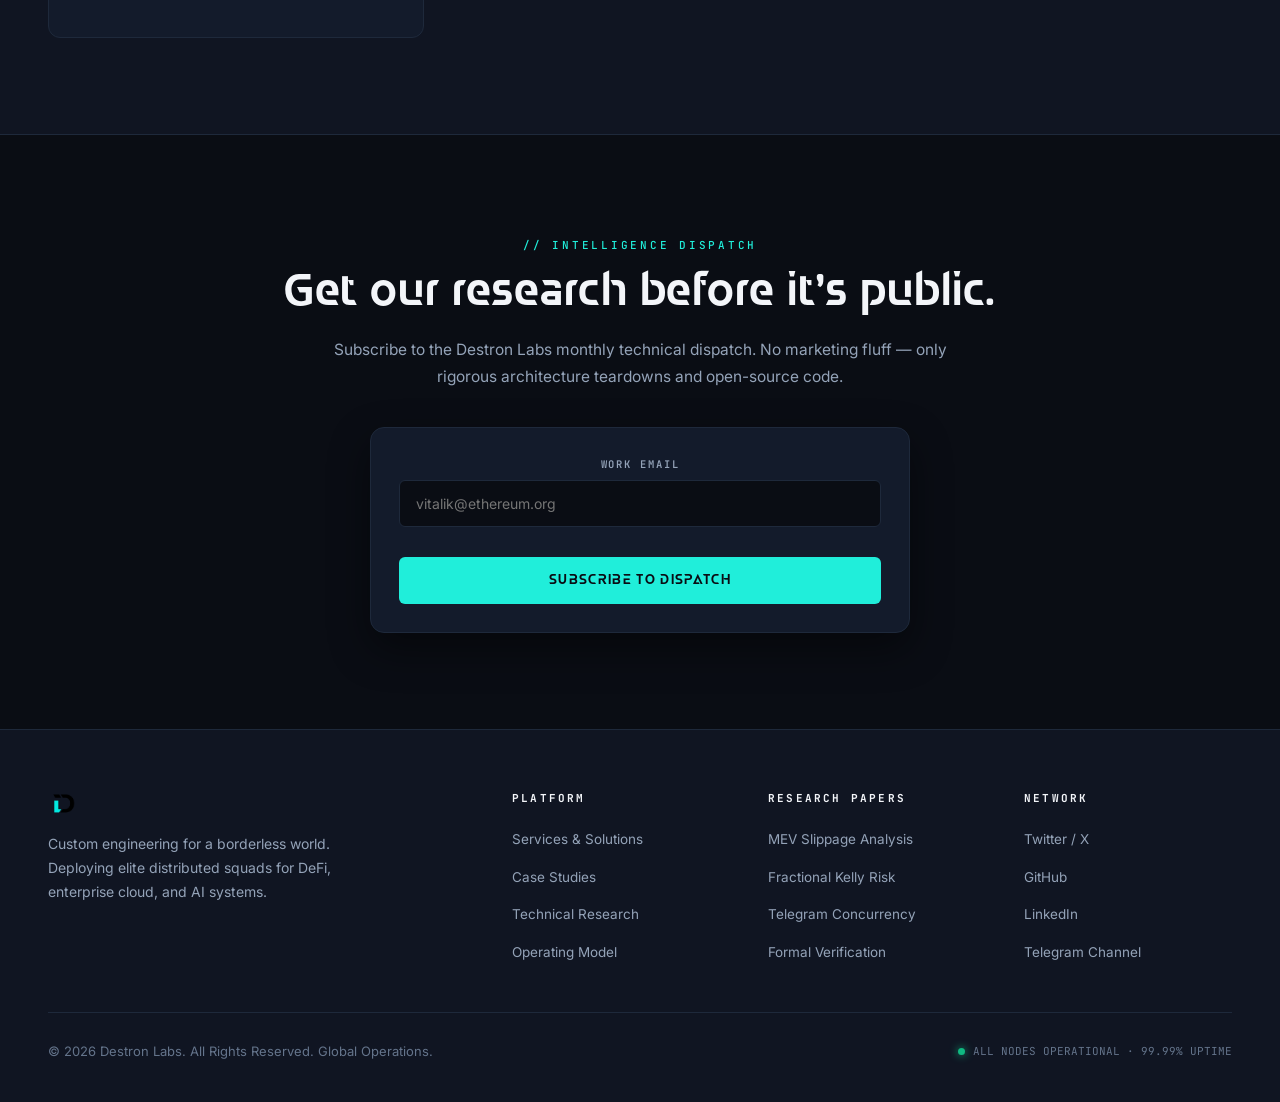
<file: research.html>
<!DOCTYPE html>
<html lang="en" data-theme="dark">
<head>
  <meta charset="UTF-8">
  <meta name="viewport" content="width=device-width, initial-scale=1.0">
  <meta name="description" content="Destron Labs Intelligence — Technical whitepapers, smart contract security teardowns, and algorithmic trading research.">
  <title>Research & Intelligence — Destron Labs</title>
  <link rel="icon" type="image/svg+xml" href="data:image/svg+xml,%3Csvg xmlns='http://www.w3.org/2000/svg' viewBox='0 0 32 32'%3E%3Crect width='32' height='32' rx='6' fill='%230A0D14'/%3E%3Cpath d='M8 8h10a6 6 0 0 1 6 6v0a6 6 0 0 1-6 6H8V8z' fill='none' stroke='%2320EEDA' stroke-width='2.5'/%3E%3Ccircle cx='14' cy='14' r='2' fill='%2320EEDA'/%3E%3C/svg%3E">
  <link rel="stylesheet" href="assets/css/style.css">
  <script>
    (function() {
      const saved = localStorage.getItem('destron_theme') || 'dark';
      document.documentElement.setAttribute('data-theme', saved);
    })();
  </script>
</head>
<body>

  <!-- NAVIGATION -->
  <nav>
    <a href="index.html" class="logo">
      <img src="assets/images/logo-horizontal.png" alt="Destron Labs" class="logo-img" onerror="this.style.display='none'; this.nextElementSibling.style.display='block';">
      <span class="logo-t" style="display:none;">DESTRON LABS</span>
    </a>
    <ul class="nl" id="nav-links">
      <li><a href="index.html">Platform</a></li>
      <li><a href="services.html">Services</a></li>
      <li><a href="work.html">Work</a></li>
      <li><a href="research.html" class="active">Research</a></li>
      <li><a href="about.html">About</a></li>
      <li><a href="contact.html">Contact</a></li>
    </ul>
    <div class="nav-actions">
      <button class="theme-toggle" aria-label="Toggle theme mode">
        <svg class="icon-sun" viewBox="0 0 24 24" style="display:none;"><circle cx="12" cy="12" r="5"></circle><line x1="12" y1="1" x2="12" y2="3"></line><line x1="12" y1="21" x2="12" y2="23"></line><line x1="4.22" y1="4.22" x2="5.64" y2="5.64"></line><line x1="18.36" y1="18.36" x2="19.78" y2="19.78"></line><line x1="1" y1="12" x2="3" y2="12"></line><line x1="21" y1="12" x2="23" y2="12"></line><line x1="4.22" y1="19.78" x2="5.64" y2="18.36"></line><line x1="18.36" y1="5.64" x2="19.78" y2="4.22"></line></svg>
        <svg class="icon-moon" viewBox="0 0 24 24"><path d="M21 12.79A9 9 0 1 1 11.21 3 7 7 0 0 0 21 12.79z"></path></svg>
      </button>
      <a href="contact.html" class="nb">START YOUR PROJECT</a>
      <button class="nav-toggle" id="nav-toggle" aria-label="Toggle navigation" aria-expanded="false"><span></span><span></span><span></span></button>
    </div>
  </nav>

  <!-- TELEMETRY RIBBON -->
  <div class="telemetry-strip">
    <div class="telemetry-inner">
      <div class="telemetry-item"><span class="telemetry-pulse"></span><span>RESEARCH LABS: <strong>OPEN ACCESS INTELLIGENCE</strong></span></div>
      <div class="telemetry-item"><span>FOCUS: <strong>MEV MITIGATION · QUANTITATIVE RISK · FORMAL METHODS</strong></span></div>
      <div class="telemetry-item"><span>PUBLICATION CADENCE: <strong>MONTHLY PEER-REVIEWED BRIEFS</strong></span></div>
    </div>
  </div>

  <!-- HERO -->
  <section class="hero" style="min-height: 480px; padding: 80px 48px;">
    <div class="hi">
      <div class="status-pill"><span class="pulse-cyan"></span><span>DESTRON LABS INTELLIGENCE</span></div>
      <h1 class="hw">ENGINEERING<br>RESEARCH</h1>
      <p class="ht">DEEP DIVES INTO PROTOCOL RISK, MEV, AND DISTRIBUTED SYSTEMS.</p>
      <p class="h-sub">We publish our internal research notes, mathematical security proofs, and architectural post-mortems to advance the boundaries of open-source engineering.</p>
    </div>
  </section>

  <!-- RESEARCH GRID WITH FILTER -->
  <section class="sec sec-dk">
    <div class="filter-bar">
      <button class="filter-btn active" data-filter="all">ALL PAPERS (4)</button>
      <button class="filter-btn" data-filter="mev">MEV & ROUTING</button>
      <button class="filter-btn" data-filter="quant">QUANT RISK</button>
      <button class="filter-btn" data-filter="audit">SECURITY AUDITS</button>
      <button class="filter-btn" data-filter="cloud">DISTRIBUTED CLOUD</button>
    </div>

    <div class="res-grid">
      <!-- PAPER 1 -->
      <article class="res-card" data-category="mev">
        <div class="res-meta">
          <span class="res-tag">MEV & DEFI</span>
          <span>8 MIN READ</span>
        </div>
        <h3 class="res-title">Eliminating MEV Slippage in Multi-Hop Cross-Chain Swaps</h3>
        <p class="res-desc">
          An empirical analysis of sandwich attacks targeting multi-chain bridge routers. We evaluate Li.Fi, Socket, and 1inch execution paths under peak mempool congestion, presenting our dynamic batching and commit-reveal routing protocol that reduces MEV leakage by 92.4%.
        </p>
        <span class="res-link">READ RESEARCH PAPER →</span>
      </article>

      <!-- PAPER 2 -->
      <article class="res-card" data-category="quant">
        <div class="res-meta">
          <span class="res-tag">QUANT RISK</span>
          <span>11 MIN READ</span>
        </div>
        <h3 class="res-title">Fractional Kelly Allocation in Binary Prediction Markets</h3>
        <p class="res-desc">
          How continuous meteorological distributions map onto discrete binary options on Polymarket. We prove why full-Kelly stake sizing leads to catastrophic drawdown under model probability miscalibration and present an adaptive half-Kelly allocation formula.
        </p>
        <span class="res-link">READ RESEARCH PAPER →</span>
      </article>

      <!-- PAPER 3 -->
      <article class="res-card" data-category="cloud">
        <div class="res-meta">
          <span class="res-tag">DISTRIBUTED CLOUD</span>
          <span>7 MIN READ</span>
        </div>
        <h3 class="res-title">Scaling Financial Telegram Bots: 10,000+ Req/Sec on Railway</h3>
        <p class="res-desc">
          Architectural breakdown of the VoiceEx remittance engine. How we leveraged Go goroutines, distributed Redis lock primitives, and idempotent webhook multiplexing to achieve zero-downtime execution under volatile traffic spikes.
        </p>
        <span class="res-link">READ RESEARCH PAPER →</span>
      </article>

      <!-- PAPER 4 -->
      <article class="res-card" data-category="audit">
        <div class="res-meta">
          <span class="res-tag">FORMAL VERIFICATION</span>
          <span>14 MIN READ</span>
        </div>
        <h3 class="res-title">Formal Verification vs Property Fuzzing: A Benchmark</h3>
        <p class="res-desc">
          We benchmarked Halmos symbolic execution against Medusa and Echidna property-based fuzzers across 10 DeFi lending protocols. A tactical guide on when to deploy mathematical proofs versus stateful fuzzing to prevent multi-million dollar exploits.
        </p>
        <span class="res-link">READ RESEARCH PAPER →</span>
      </article>
    </div>
  </section>

  <!-- DISPATCH SIGNUP -->
  <section class="sec">
    <div class="cw" style="text-align:center;">
      <span class="ey">// INTELLIGENCE DISPATCH</span>
      <h2 class="sh">Get our research before it's public.</h2>
      <p class="ss" style="margin: 0 auto 36px;">Subscribe to the Destron Labs monthly technical dispatch. No marketing fluff — only rigorous architecture teardowns and open-source code.</p>
      
      <form class="cf" style="max-width: 540px; margin: 0 auto; padding: 28px;" onsubmit="return false">
        <div class="ff">
          <label for="f-email-sub">WORK EMAIL</label>
          <input id="f-email-sub" type="email" placeholder="vitalik@ethereum.org" required>
        </div>
        <button type="submit" class="bsub" style="width: 100%; margin-top: 10px;">SUBSCRIBE TO DISPATCH</button>
      </form>
    </div>
  </section>

  <!-- FOOTER -->
  <footer>
    <div class="footer-top">
      <div class="footer-brand">
        <a href="index.html" class="logo">
          <img src="assets/images/logo-horizontal.png" alt="Destron Labs" class="logo-img" onerror="this.style.display='none'; this.nextElementSibling.style.display='block';">
          <span class="logo-t" style="display:none;">DESTRON LABS</span>
        </a>
        <p>Custom engineering for a borderless world. Deploying elite distributed squads for DeFi, enterprise cloud, and AI systems.</p>
      </div>
      <div class="footer-col">
        <h4>PLATFORM</h4>
        <ul>
          <li><a href="services.html">Services & Solutions</a></li>
          <li><a href="work.html">Case Studies</a></li>
          <li><a href="research.html">Technical Research</a></li>
          <li><a href="about.html">Operating Model</a></li>
        </ul>
      </div>
      <div class="footer-col">
        <h4>RESEARCH PAPERS</h4>
        <ul>
          <li><a href="#">MEV Slippage Analysis</a></li>
          <li><a href="#">Fractional Kelly Risk</a></li>
          <li><a href="#">Telegram Concurrency</a></li>
          <li><a href="#">Formal Verification</a></li>
        </ul>
      </div>
      <div class="footer-col">
        <h4>NETWORK</h4>
        <ul>
          <li><a href="https://x.com/destron_labs" target="_blank" rel="noopener">Twitter / X</a></li>
          <li><a href="https://github.com" target="_blank" rel="noopener">GitHub</a></li>
          <li><a href="https://linkedin.com" target="_blank" rel="noopener">LinkedIn</a></li>
          <li><a href="contact.html">Telegram Channel</a></li>
        </ul>
      </div>
    </div>
    <div class="footer-bottom">
      <p>© 2026 Destron Labs. All Rights Reserved. Global Operations.</p>
      <div class="footer-status"><span class="telemetry-pulse"></span><span>ALL NODES OPERATIONAL · 99.99% UPTIME</span></div>
    </div>
  </footer>

  <script src="assets/js/main.js"></script>
</body>
</html>
</file>
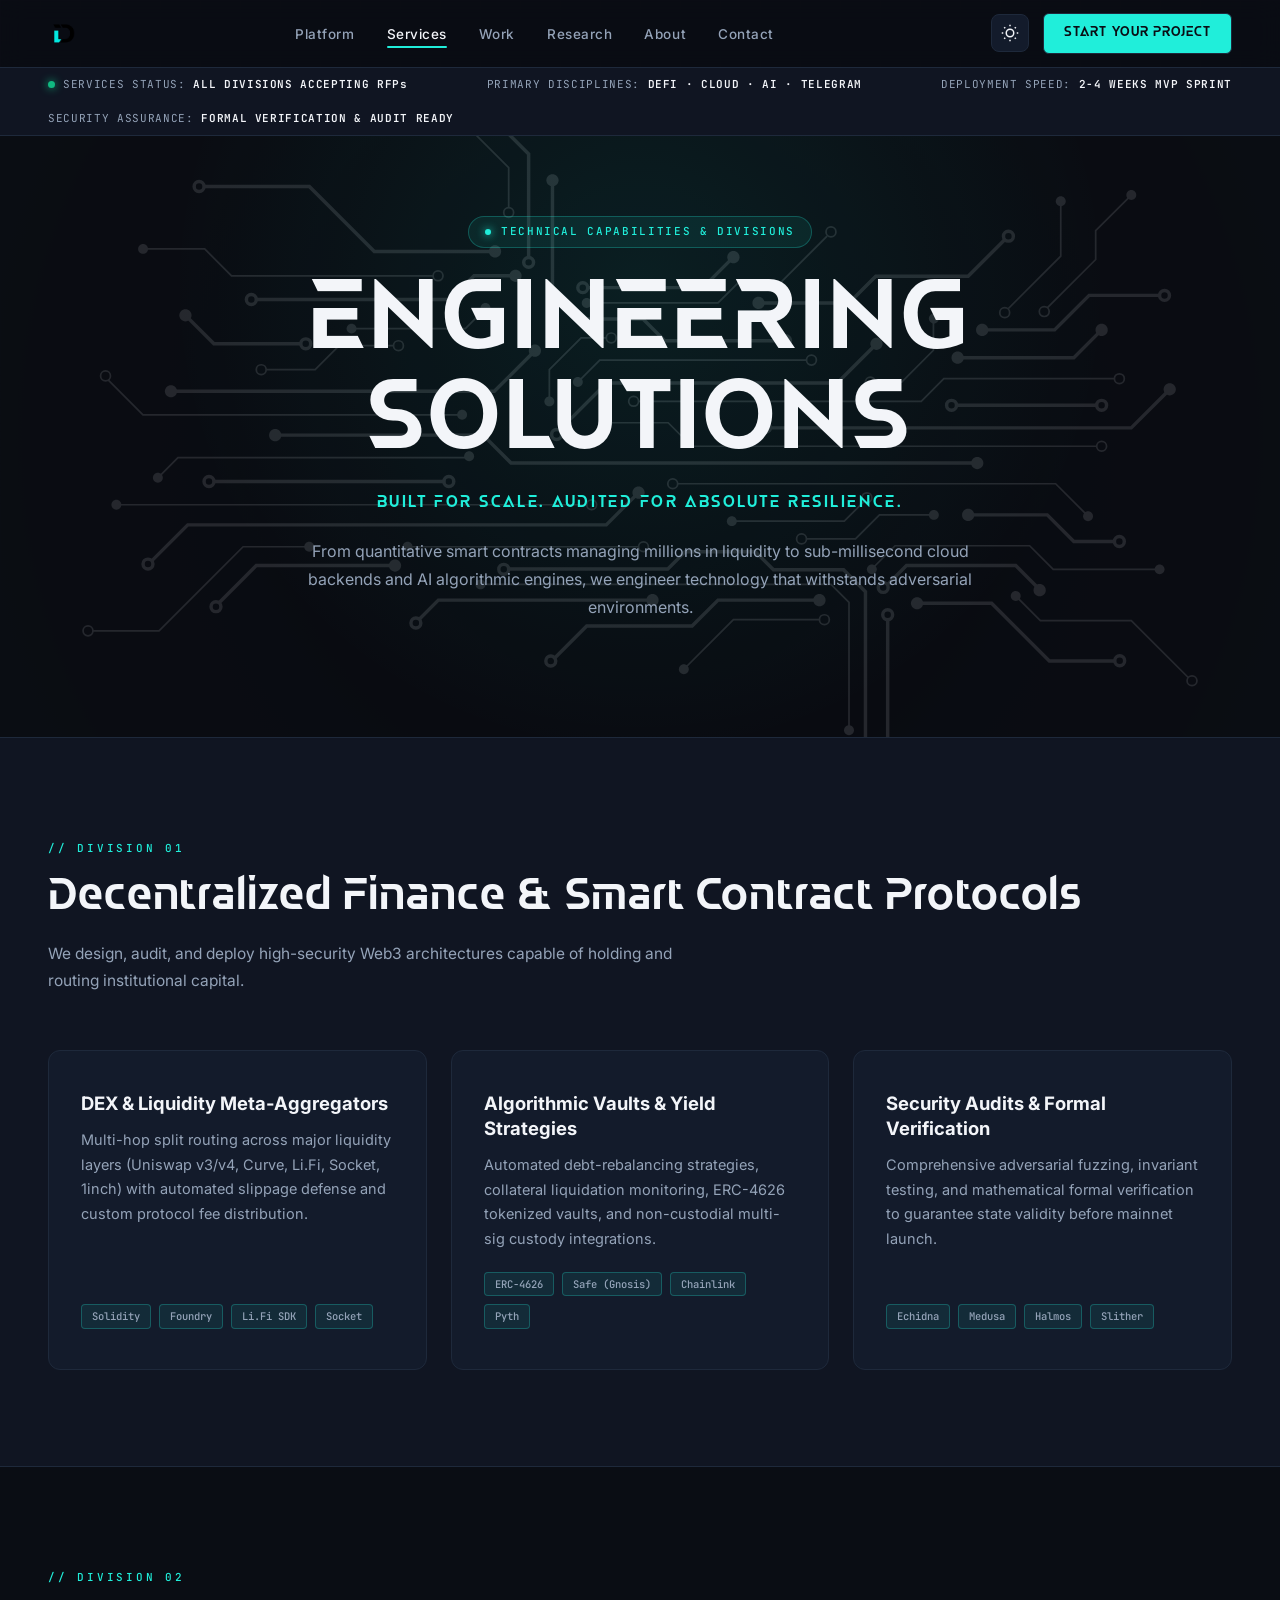
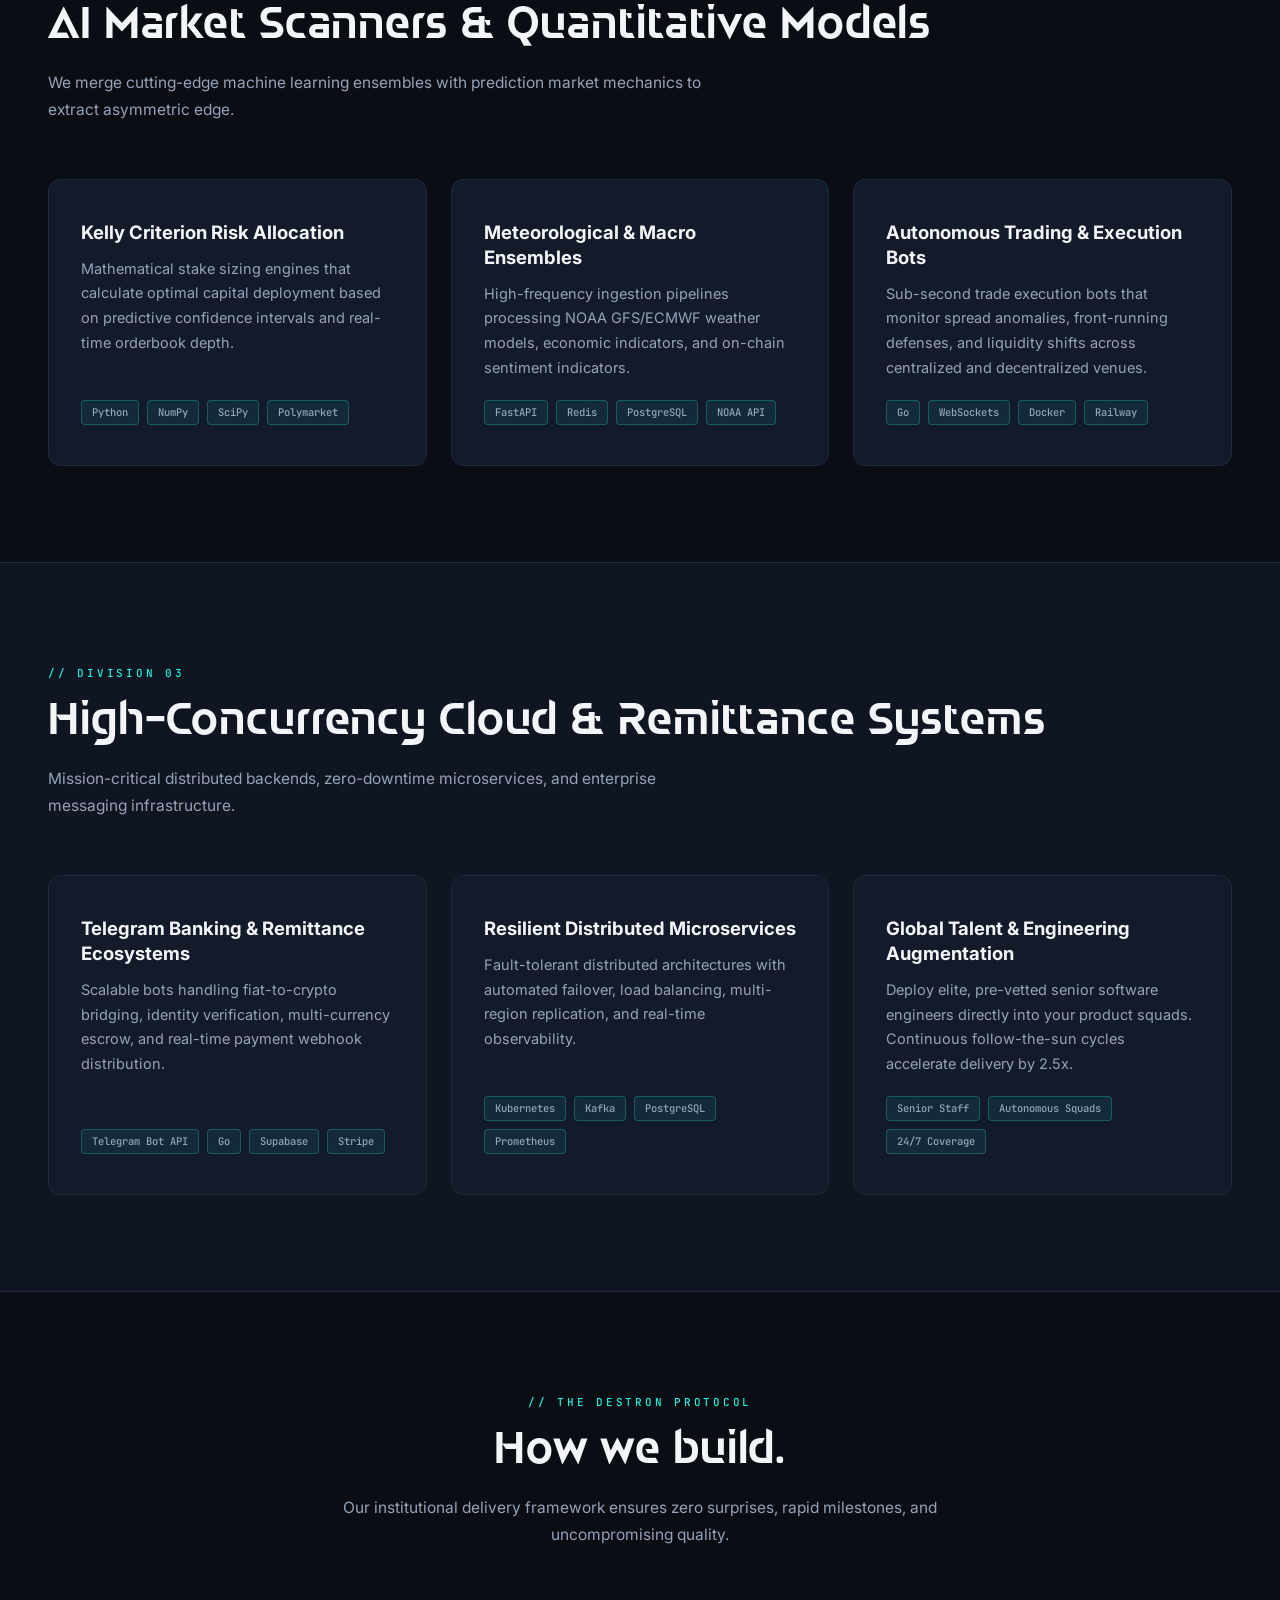
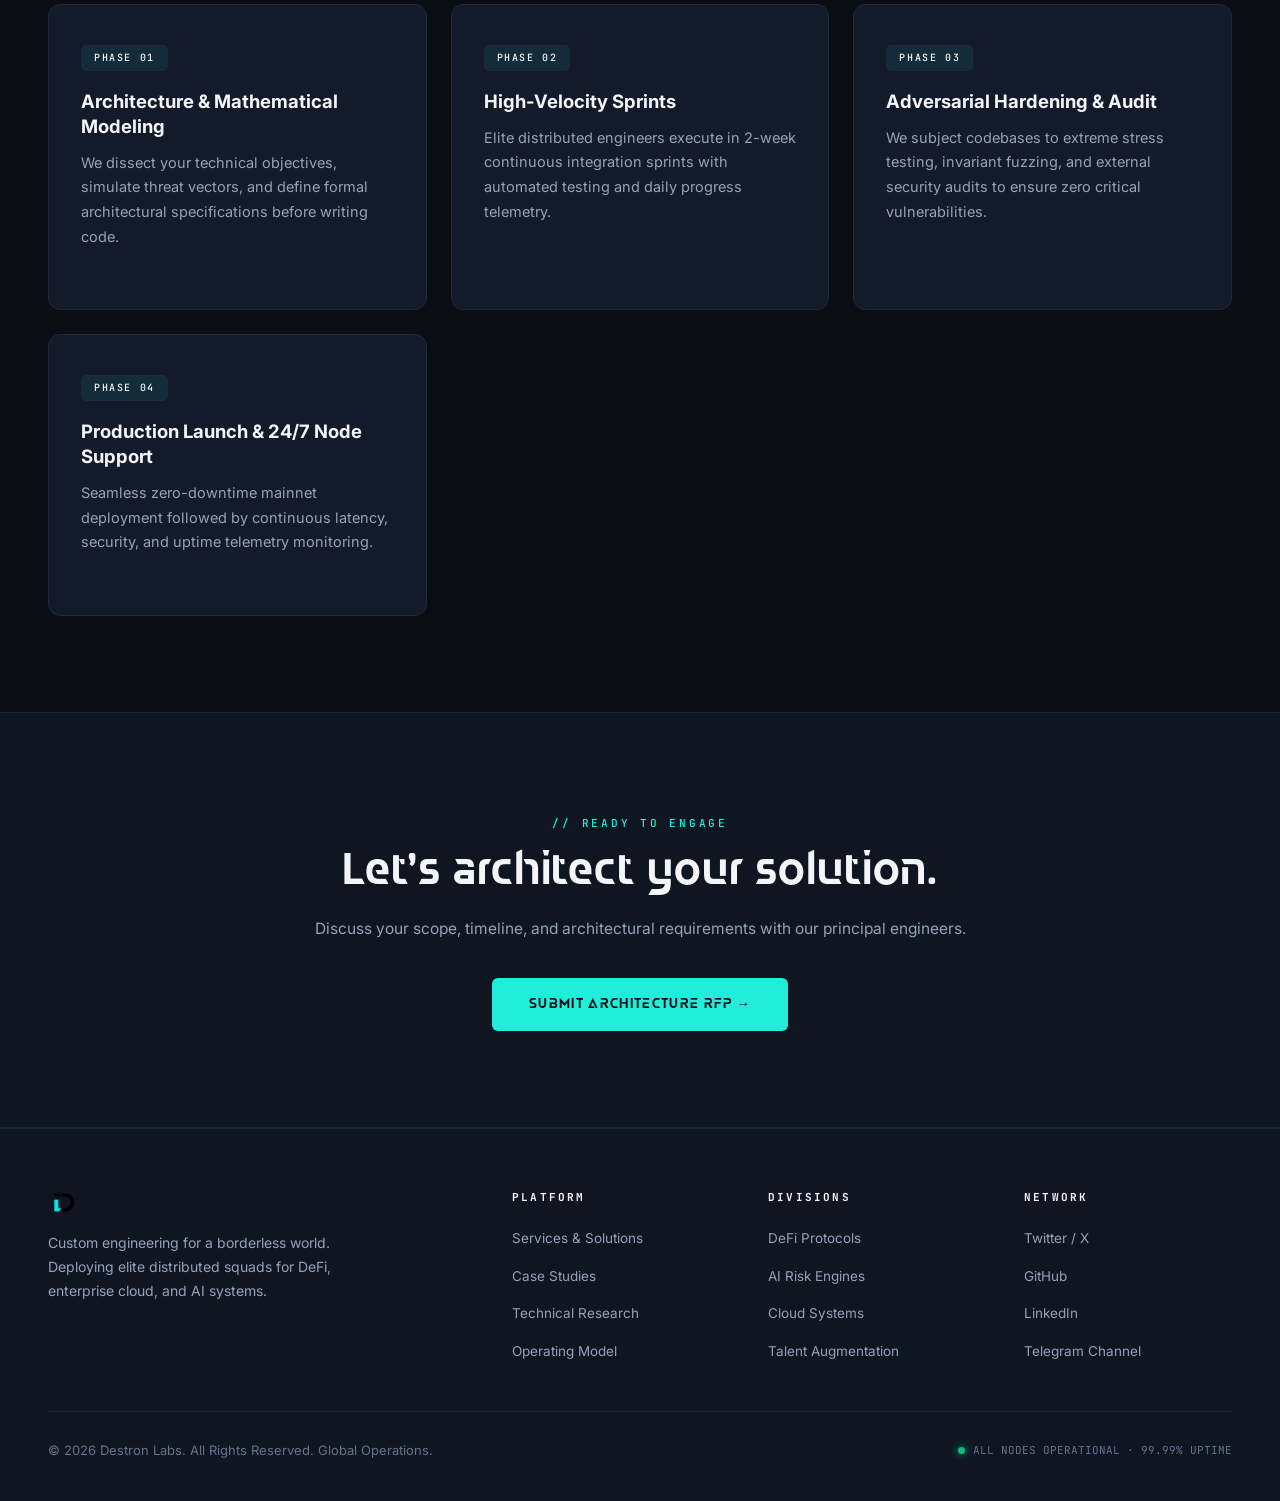
<file: services.html>
<!DOCTYPE html>
<html lang="en" data-theme="dark">
<head>
  <meta charset="UTF-8">
  <meta name="viewport" content="width=device-width, initial-scale=1.0">
  <meta name="description" content="Destron Labs Solutions — High-throughput DeFi protocols, algorithmic AI engines, distributed cloud systems, and global talent.">
  <title>Services & Solutions — Destron Labs</title>
  <link rel="icon" type="image/svg+xml" href="data:image/svg+xml,%3Csvg xmlns='http://www.w3.org/2000/svg' viewBox='0 0 32 32'%3E%3Crect width='32' height='32' rx='6' fill='%230A0D14'/%3E%3Cpath d='M8 8h10a6 6 0 0 1 6 6v0a6 6 0 0 1-6 6H8V8z' fill='none' stroke='%2320EEDA' stroke-width='2.5'/%3E%3Ccircle cx='14' cy='14' r='2' fill='%2320EEDA'/%3E%3C/svg%3E">
  <link rel="stylesheet" href="assets/css/style.css">
  <script>
    (function() {
      const saved = localStorage.getItem('destron_theme') || 'dark';
      document.documentElement.setAttribute('data-theme', saved);
    })();
  </script>
</head>
<body>

  <!-- NAVIGATION -->
  <nav>
    <a href="index.html" class="logo">
      <img src="assets/images/logo-horizontal.png" alt="Destron Labs" class="logo-img" onerror="this.style.display='none'; this.nextElementSibling.style.display='block';">
      <span class="logo-t" style="display:none;">DESTRON LABS</span>
    </a>
    <ul class="nl" id="nav-links">
      <li><a href="index.html">Platform</a></li>
      <li><a href="services.html" class="active">Services</a></li>
      <li><a href="work.html">Work</a></li>
      <li><a href="research.html">Research</a></li>
      <li><a href="about.html">About</a></li>
      <li><a href="contact.html">Contact</a></li>
    </ul>
    <div class="nav-actions">
      <button class="theme-toggle" aria-label="Toggle theme mode">
        <svg class="icon-sun" viewBox="0 0 24 24" style="display:none;"><circle cx="12" cy="12" r="5"></circle><line x1="12" y1="1" x2="12" y2="3"></line><line x1="12" y1="21" x2="12" y2="23"></line><line x1="4.22" y1="4.22" x2="5.64" y2="5.64"></line><line x1="18.36" y1="18.36" x2="19.78" y2="19.78"></line><line x1="1" y1="12" x2="3" y2="12"></line><line x1="21" y1="12" x2="23" y2="12"></line><line x1="4.22" y1="19.78" x2="5.64" y2="18.36"></line><line x1="18.36" y1="5.64" x2="19.78" y2="4.22"></line></svg>
        <svg class="icon-moon" viewBox="0 0 24 24"><path d="M21 12.79A9 9 0 1 1 11.21 3 7 7 0 0 0 21 12.79z"></path></svg>
      </button>
      <a href="contact.html" class="nb">START YOUR PROJECT</a>
      <button class="nav-toggle" id="nav-toggle" aria-label="Toggle navigation" aria-expanded="false"><span></span><span></span><span></span></button>
    </div>
  </nav>

  <!-- TELEMETRY RIBBON -->
  <div class="telemetry-strip">
    <div class="telemetry-inner">
      <div class="telemetry-item"><span class="telemetry-pulse"></span><span>SERVICES STATUS: <strong>ALL DIVISIONS ACCEPTING RFPs</strong></span></div>
      <div class="telemetry-item"><span>PRIMARY DISCIPLINES: <strong>DEFI · CLOUD · AI · TELEGRAM</strong></span></div>
      <div class="telemetry-item"><span>DEPLOYMENT SPEED: <strong>2-4 WEEKS MVP SPRINT</strong></span></div>
      <div class="telemetry-item"><span>SECURITY ASSURANCE: <strong>FORMAL VERIFICATION & AUDIT READY</strong></span></div>
    </div>
  </div>

  <!-- HERO -->
  <section class="hero" style="min-height: 480px; padding: 80px 48px;">
    <div class="hi">
      <div class="status-pill"><span class="pulse-cyan"></span><span>TECHNICAL CAPABILITIES & DIVISIONS</span></div>
      <h1 class="hw">ENGINEERING<br>SOLUTIONS</h1>
      <p class="ht">BUILT FOR SCALE. AUDITED FOR ABSOLUTE RESILIENCE.</p>
      <p class="h-sub">From quantitative smart contracts managing millions in liquidity to sub-millisecond cloud backends and AI algorithmic engines, we engineer technology that withstands adversarial environments.</p>
    </div>
  </section>

  <!-- CAPABILITY DIVISIONS -->
  <section class="sec sec-dk">
    <div class="sec-header">
      <span class="ey">// DIVISION 01</span>
      <h2 class="sh">Decentralized Finance & Smart Contract Protocols</h2>
      <p class="ss">We design, audit, and deploy high-security Web3 architectures capable of holding and routing institutional capital.</p>
    </div>

    <div class="svgr">
      <div class="svc">
        <h3 class="st">DEX & Liquidity Meta-Aggregators</h3>
        <p class="sd">Multi-hop split routing across major liquidity layers (Uniswap v3/v4, Curve, Li.Fi, Socket, 1inch) with automated slippage defense and custom protocol fee distribution.</p>
        <div class="tech-tags"><span class="tech-tag">Solidity</span><span class="tech-tag">Foundry</span><span class="tech-tag">Li.Fi SDK</span><span class="tech-tag">Socket</span></div>
      </div>
      <div class="svc">
        <h3 class="st">Algorithmic Vaults & Yield Strategies</h3>
        <p class="sd">Automated debt-rebalancing strategies, collateral liquidation monitoring, ERC-4626 tokenized vaults, and non-custodial multi-sig custody integrations.</p>
        <div class="tech-tags"><span class="tech-tag">ERC-4626</span><span class="tech-tag">Safe (Gnosis)</span><span class="tech-tag">Chainlink</span><span class="tech-tag">Pyth</span></div>
      </div>
      <div class="svc">
        <h3 class="st">Security Audits & Formal Verification</h3>
        <p class="sd">Comprehensive adversarial fuzzing, invariant testing, and mathematical formal verification to guarantee state validity before mainnet launch.</p>
        <div class="tech-tags"><span class="tech-tag">Echidna</span><span class="tech-tag">Medusa</span><span class="tech-tag">Halmos</span><span class="tech-tag">Slither</span></div>
      </div>
    </div>
  </section>

  <section class="sec">
    <div class="sec-header">
      <span class="ey">// DIVISION 02</span>
      <h2 class="sh">AI Market Scanners & Quantitative Models</h2>
      <p class="ss">We merge cutting-edge machine learning ensembles with prediction market mechanics to extract asymmetric edge.</p>
    </div>

    <div class="svgr">
      <div class="svc">
        <h3 class="st">Kelly Criterion Risk Allocation</h3>
        <p class="sd">Mathematical stake sizing engines that calculate optimal capital deployment based on predictive confidence intervals and real-time orderbook depth.</p>
        <div class="tech-tags"><span class="tech-tag">Python</span><span class="tech-tag">NumPy</span><span class="tech-tag">SciPy</span><span class="tech-tag">Polymarket</span></div>
      </div>
      <div class="svc">
        <h3 class="st">Meteorological & Macro Ensembles</h3>
        <p class="sd">High-frequency ingestion pipelines processing NOAA GFS/ECMWF weather models, economic indicators, and on-chain sentiment indicators.</p>
        <div class="tech-tags"><span class="tech-tag">FastAPI</span><span class="tech-tag">Redis</span><span class="tech-tag">PostgreSQL</span><span class="tech-tag">NOAA API</span></div>
      </div>
      <div class="svc">
        <h3 class="st">Autonomous Trading & Execution Bots</h3>
        <p class="sd">Sub-second trade execution bots that monitor spread anomalies, front-running defenses, and liquidity shifts across centralized and decentralized venues.</p>
        <div class="tech-tags"><span class="tech-tag">Go</span><span class="tech-tag">WebSockets</span><span class="tech-tag">Docker</span><span class="tech-tag">Railway</span></div>
      </div>
    </div>
  </section>

  <section class="sec sec-dk">
    <div class="sec-header">
      <span class="ey">// DIVISION 03</span>
      <h2 class="sh">High-Concurrency Cloud & Remittance Systems</h2>
      <p class="ss">Mission-critical distributed backends, zero-downtime microservices, and enterprise messaging infrastructure.</p>
    </div>

    <div class="svgr">
      <div class="svc">
        <h3 class="st">Telegram Banking & Remittance Ecosystems</h3>
        <p class="sd">Scalable bots handling fiat-to-crypto bridging, identity verification, multi-currency escrow, and real-time payment webhook distribution.</p>
        <div class="tech-tags"><span class="tech-tag">Telegram Bot API</span><span class="tech-tag">Go</span><span class="tech-tag">Supabase</span><span class="tech-tag">Stripe</span></div>
      </div>
      <div class="svc">
        <h3 class="st">Resilient Distributed Microservices</h3>
        <p class="sd">Fault-tolerant distributed architectures with automated failover, load balancing, multi-region replication, and real-time observability.</p>
        <div class="tech-tags"><span class="tech-tag">Kubernetes</span><span class="tech-tag">Kafka</span><span class="tech-tag">PostgreSQL</span><span class="tech-tag">Prometheus</span></div>
      </div>
      <div class="svc">
        <h3 class="st">Global Talent & Engineering Augmentation</h3>
        <p class="sd">Deploy elite, pre-vetted senior software engineers directly into your product squads. Continuous follow-the-sun cycles accelerate delivery by 2.5x.</p>
        <div class="tech-tags"><span class="tech-tag">Senior Staff</span><span class="tech-tag">Autonomous Squads</span><span class="tech-tag">24/7 Coverage</span></div>
      </div>
    </div>
  </section>

  <!-- METHODOLOGY -->
  <section class="sec">
    <div class="sec-header center">
      <span class="ey">// THE DESTRON PROTOCOL</span>
      <h2 class="sh">How we build.</h2>
      <p class="ss" style="margin: 0 auto;">Our institutional delivery framework ensures zero surprises, rapid milestones, and uncompromising quality.</p>
    </div>

    <div class="svgr">
      <div class="svc">
        <span class="wt2">PHASE 01</span>
        <h3 class="st">Architecture & Mathematical Modeling</h3>
        <p class="sd">We dissect your technical objectives, simulate threat vectors, and define formal architectural specifications before writing code.</p>
      </div>
      <div class="svc">
        <span class="wt2">PHASE 02</span>
        <h3 class="st">High-Velocity Sprints</h3>
        <p class="sd">Elite distributed engineers execute in 2-week continuous integration sprints with automated testing and daily progress telemetry.</p>
      </div>
      <div class="svc">
        <span class="wt2">PHASE 03</span>
        <h3 class="st">Adversarial Hardening & Audit</h3>
        <p class="sd">We subject codebases to extreme stress testing, invariant fuzzing, and external security audits to ensure zero critical vulnerabilities.</p>
      </div>
      <div class="svc">
        <span class="wt2">PHASE 04</span>
        <h3 class="st">Production Launch & 24/7 Node Support</h3>
        <p class="sd">Seamless zero-downtime mainnet deployment followed by continuous latency, security, and uptime telemetry monitoring.</p>
      </div>
    </div>
  </section>

  <!-- CTA -->
  <section class="sec sec-dk">
    <div class="cw" style="text-align:center;">
      <span class="ey">// READY TO ENGAGE</span>
      <h2 class="sh">Let's architect your solution.</h2>
      <p class="ss" style="margin: 0 auto 36px;">Discuss your scope, timeline, and architectural requirements with our principal engineers.</p>
      <a href="contact.html" class="bp">SUBMIT ARCHITECTURE RFP →</a>
    </div>
  </section>

  <!-- FOOTER -->
  <footer>
    <div class="footer-top">
      <div class="footer-brand">
        <a href="index.html" class="logo">
          <img src="assets/images/logo-horizontal.png" alt="Destron Labs" class="logo-img" onerror="this.style.display='none'; this.nextElementSibling.style.display='block';">
          <span class="logo-t" style="display:none;">DESTRON LABS</span>
        </a>
        <p>Custom engineering for a borderless world. Deploying elite distributed squads for DeFi, enterprise cloud, and AI systems.</p>
      </div>
      <div class="footer-col">
        <h4>PLATFORM</h4>
        <ul>
          <li><a href="services.html">Services & Solutions</a></li>
          <li><a href="work.html">Case Studies</a></li>
          <li><a href="research.html">Technical Research</a></li>
          <li><a href="about.html">Operating Model</a></li>
        </ul>
      </div>
      <div class="footer-col">
        <h4>DIVISIONS</h4>
        <ul>
          <li><a href="services.html">DeFi Protocols</a></li>
          <li><a href="services.html">AI Risk Engines</a></li>
          <li><a href="services.html">Cloud Systems</a></li>
          <li><a href="services.html">Talent Augmentation</a></li>
        </ul>
      </div>
      <div class="footer-col">
        <h4>NETWORK</h4>
        <ul>
          <li><a href="https://x.com/destron_labs" target="_blank" rel="noopener">Twitter / X</a></li>
          <li><a href="https://github.com" target="_blank" rel="noopener">GitHub</a></li>
          <li><a href="https://linkedin.com" target="_blank" rel="noopener">LinkedIn</a></li>
          <li><a href="contact.html">Telegram Channel</a></li>
        </ul>
      </div>
    </div>
    <div class="footer-bottom">
      <p>© 2026 Destron Labs. All Rights Reserved. Global Operations.</p>
      <div class="footer-status"><span class="telemetry-pulse"></span><span>ALL NODES OPERATIONAL · 99.99% UPTIME</span></div>
    </div>
  </footer>

  <script src="assets/js/main.js"></script>
</body>
</html>
</file>
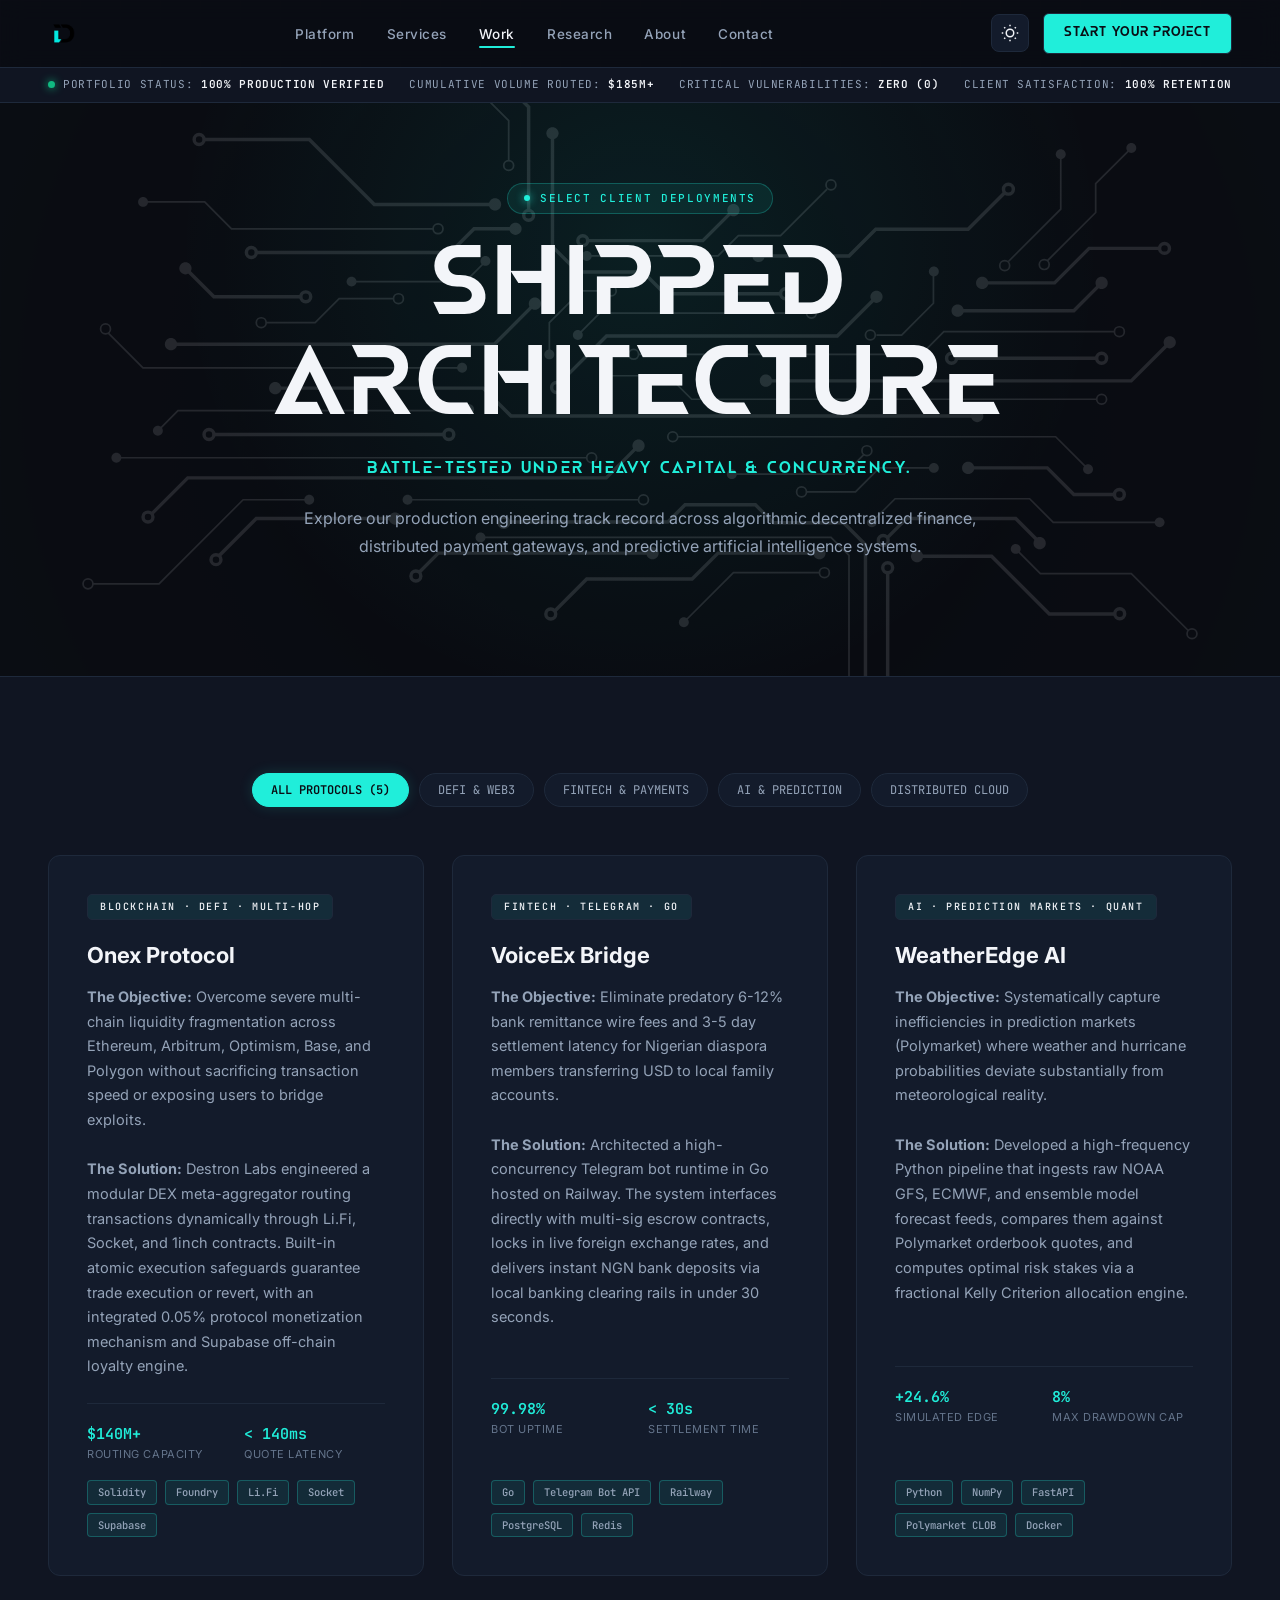
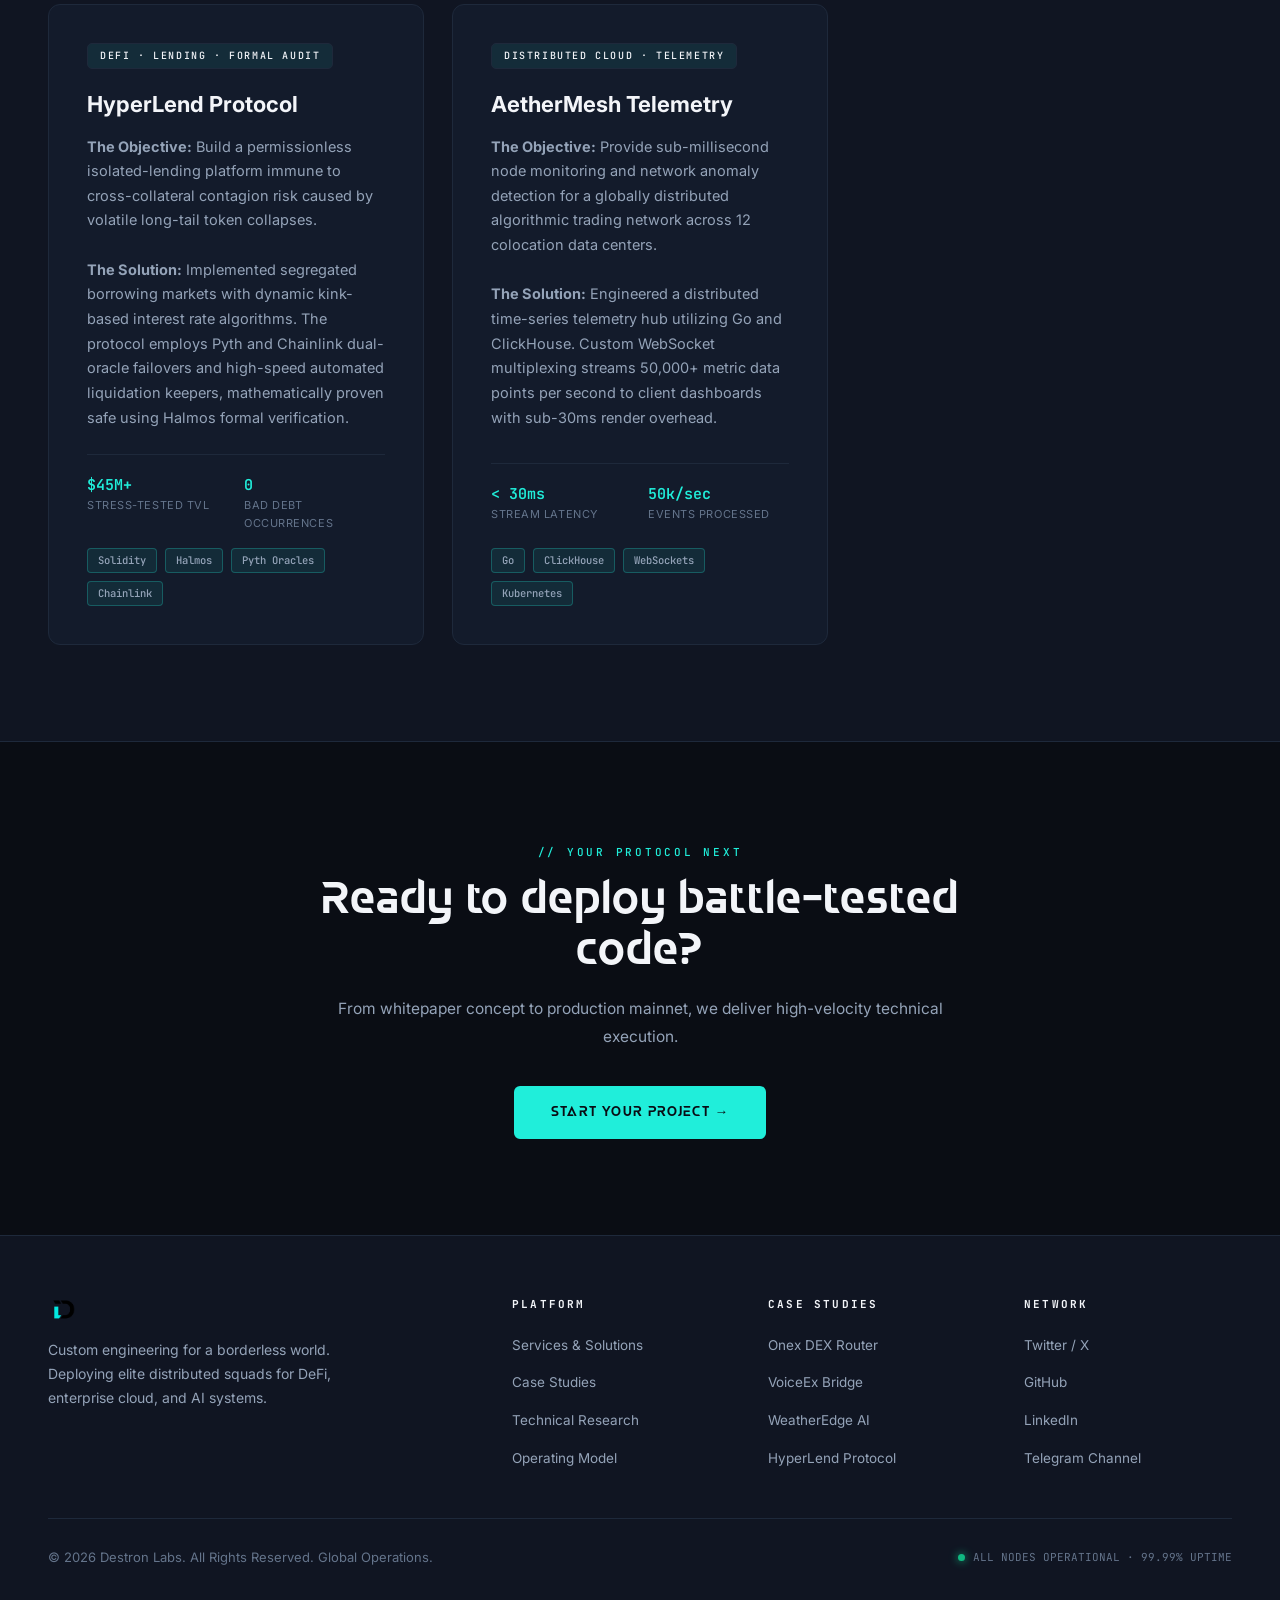
<file: work.html>
<!DOCTYPE html>
<html lang="en" data-theme="dark">
<head>
  <meta charset="UTF-8">
  <meta name="viewport" content="width=device-width, initial-scale=1.0">
  <meta name="description" content="Destron Labs Portfolio & Case Studies — Production-tested DeFi aggregators, Telegram remittance engines, and AI prediction market systems.">
  <title>Case Studies & Portfolio — Destron Labs</title>
  <link rel="icon" type="image/svg+xml" href="data:image/svg+xml,%3Csvg xmlns='http://www.w3.org/2000/svg' viewBox='0 0 32 32'%3E%3Crect width='32' height='32' rx='6' fill='%230A0D14'/%3E%3Cpath d='M8 8h10a6 6 0 0 1 6 6v0a6 6 0 0 1-6 6H8V8z' fill='none' stroke='%2320EEDA' stroke-width='2.5'/%3E%3Ccircle cx='14' cy='14' r='2' fill='%2320EEDA'/%3E%3C/svg%3E">
  <link rel="stylesheet" href="assets/css/style.css">
  <script>
    (function() {
      const saved = localStorage.getItem('destron_theme') || 'dark';
      document.documentElement.setAttribute('data-theme', saved);
    })();
  </script>
</head>
<body>

  <!-- NAVIGATION -->
  <nav>
    <a href="index.html" class="logo">
      <img src="assets/images/logo-horizontal.png" alt="Destron Labs" class="logo-img" onerror="this.style.display='none'; this.nextElementSibling.style.display='block';">
      <span class="logo-t" style="display:none;">DESTRON LABS</span>
    </a>
    <ul class="nl" id="nav-links">
      <li><a href="index.html">Platform</a></li>
      <li><a href="services.html">Services</a></li>
      <li><a href="work.html" class="active">Work</a></li>
      <li><a href="research.html">Research</a></li>
      <li><a href="about.html">About</a></li>
      <li><a href="contact.html">Contact</a></li>
    </ul>
    <div class="nav-actions">
      <button class="theme-toggle" aria-label="Toggle theme mode">
        <svg class="icon-sun" viewBox="0 0 24 24" style="display:none;"><circle cx="12" cy="12" r="5"></circle><line x1="12" y1="1" x2="12" y2="3"></line><line x1="12" y1="21" x2="12" y2="23"></line><line x1="4.22" y1="4.22" x2="5.64" y2="5.64"></line><line x1="18.36" y1="18.36" x2="19.78" y2="19.78"></line><line x1="1" y1="12" x2="3" y2="12"></line><line x1="21" y1="12" x2="23" y2="12"></line><line x1="4.22" y1="19.78" x2="5.64" y2="18.36"></line><line x1="18.36" y1="5.64" x2="19.78" y2="4.22"></line></svg>
        <svg class="icon-moon" viewBox="0 0 24 24"><path d="M21 12.79A9 9 0 1 1 11.21 3 7 7 0 0 0 21 12.79z"></path></svg>
      </button>
      <a href="contact.html" class="nb">START YOUR PROJECT</a>
      <button class="nav-toggle" id="nav-toggle" aria-label="Toggle navigation" aria-expanded="false"><span></span><span></span><span></span></button>
    </div>
  </nav>

  <!-- TELEMETRY RIBBON -->
  <div class="telemetry-strip">
    <div class="telemetry-inner">
      <div class="telemetry-item"><span class="telemetry-pulse"></span><span>PORTFOLIO STATUS: <strong>100% PRODUCTION VERIFIED</strong></span></div>
      <div class="telemetry-item"><span>CUMULATIVE VOLUME ROUTED: <strong>$185M+</strong></span></div>
      <div class="telemetry-item"><span>CRITICAL VULNERABILITIES: <strong>ZERO (0)</strong></span></div>
      <div class="telemetry-item"><span>CLIENT SATISFACTION: <strong>100% RETENTION</strong></span></div>
    </div>
  </div>

  <!-- HERO -->
  <section class="hero" style="min-height: 480px; padding: 80px 48px;">
    <div class="hi">
      <div class="status-pill"><span class="pulse-cyan"></span><span>SELECT CLIENT DEPLOYMENTS</span></div>
      <h1 class="hw">SHIPPED<br>ARCHITECTURE</h1>
      <p class="ht">BATTLE-TESTED UNDER HEAVY CAPITAL & CONCURRENCY.</p>
      <p class="h-sub">Explore our production engineering track record across algorithmic decentralized finance, distributed payment gateways, and predictive artificial intelligence systems.</p>
    </div>
  </section>

  <!-- CASE STUDIES WITH FILTER -->
  <section class="sec sec-dk">
    <div class="filter-bar">
      <button class="filter-btn active" data-filter="all">ALL PROTOCOLS (5)</button>
      <button class="filter-btn" data-filter="defi">DEFI & WEB3</button>
      <button class="filter-btn" data-filter="fintech">FINTECH & PAYMENTS</button>
      <button class="filter-btn" data-filter="ai">AI & PREDICTION</button>
      <button class="filter-btn" data-filter="cloud">DISTRIBUTED CLOUD</button>
    </div>

    <div class="wgr">
      <!-- ONEX -->
      <div class="wc" id="onex" data-category="defi">
        <span class="wt2">BLOCKCHAIN · DEFI · MULTI-HOP</span>
        <h3 class="wn">Onex Protocol</h3>
        <p class="wd">
          <strong>The Objective:</strong> Overcome severe multi-chain liquidity fragmentation across Ethereum, Arbitrum, Optimism, Base, and Polygon without sacrificing transaction speed or exposing users to bridge exploits.<br><br>
          <strong>The Solution:</strong> Destron Labs engineered a modular DEX meta-aggregator routing transactions dynamically through Li.Fi, Socket, and 1inch contracts. Built-in atomic execution safeguards guarantee trade execution or revert, with an integrated 0.05% protocol monetization mechanism and Supabase off-chain loyalty engine.
        </p>
        <div class="w-metrics">
          <div><div class="w-metric-val">$140M+</div><div class="w-metric-lbl">Routing Capacity</div></div>
          <div><div class="w-metric-val">&lt; 140ms</div><div class="w-metric-lbl">Quote Latency</div></div>
        </div>
        <div class="tech-tags">
          <span class="tech-tag">Solidity</span>
          <span class="tech-tag">Foundry</span>
          <span class="tech-tag">Li.Fi</span>
          <span class="tech-tag">Socket</span>
          <span class="tech-tag">Supabase</span>
        </div>
      </div>

      <!-- VOICEEX -->
      <div class="wc" id="voiceex" data-category="fintech cloud">
        <span class="wt2">FINTECH · TELEGRAM · GO</span>
        <h3 class="wn">VoiceEx Bridge</h3>
        <p class="wd">
          <strong>The Objective:</strong> Eliminate predatory 6-12% bank remittance wire fees and 3-5 day settlement latency for Nigerian diaspora members transferring USD to local family accounts.<br><br>
          <strong>The Solution:</strong> Architected a high-concurrency Telegram bot runtime in Go hosted on Railway. The system interfaces directly with multi-sig escrow contracts, locks in live foreign exchange rates, and delivers instant NGN bank deposits via local banking clearing rails in under 30 seconds.
        </p>
        <div class="w-metrics">
          <div><div class="w-metric-val">99.98%</div><div class="w-metric-lbl">Bot Uptime</div></div>
          <div><div class="w-metric-val">&lt; 30s</div><div class="w-metric-lbl">Settlement Time</div></div>
        </div>
        <div class="tech-tags">
          <span class="tech-tag">Go</span>
          <span class="tech-tag">Telegram Bot API</span>
          <span class="tech-tag">Railway</span>
          <span class="tech-tag">PostgreSQL</span>
          <span class="tech-tag">Redis</span>
        </div>
      </div>

      <!-- WEATHEREDGE -->
      <div class="wc" id="weatheredge" data-category="ai">
        <span class="wt2">AI · PREDICTION MARKETS · QUANT</span>
        <h3 class="wn">WeatherEdge AI</h3>
        <p class="wd">
          <strong>The Objective:</strong> Systematically capture inefficiencies in prediction markets (Polymarket) where weather and hurricane probabilities deviate substantially from meteorological reality.<br><br>
          <strong>The Solution:</strong> Developed a high-frequency Python pipeline that ingests raw NOAA GFS, ECMWF, and ensemble model forecast feeds, compares them against Polymarket orderbook quotes, and computes optimal risk stakes via a fractional Kelly Criterion allocation engine.
        </p>
        <div class="w-metrics">
          <div><div class="w-metric-val">+24.6%</div><div class="w-metric-lbl">Simulated Edge</div></div>
          <div><div class="w-metric-val">8%</div><div class="w-metric-lbl">Max Drawdown Cap</div></div>
        </div>
        <div class="tech-tags">
          <span class="tech-tag">Python</span>
          <span class="tech-tag">NumPy</span>
          <span class="tech-tag">FastAPI</span>
          <span class="tech-tag">Polymarket CLOB</span>
          <span class="tech-tag">Docker</span>
        </div>
      </div>

      <!-- HYPERLEND -->
      <div class="wc" id="hyperlend" data-category="defi">
        <span class="wt2">DEFI · LENDING · FORMAL AUDIT</span>
        <h3 class="wn">HyperLend Protocol</h3>
        <p class="wd">
          <strong>The Objective:</strong> Build a permissionless isolated-lending platform immune to cross-collateral contagion risk caused by volatile long-tail token collapses.<br><br>
          <strong>The Solution:</strong> Implemented segregated borrowing markets with dynamic kink-based interest rate algorithms. The protocol employs Pyth and Chainlink dual-oracle failovers and high-speed automated liquidation keepers, mathematically proven safe using Halmos formal verification.
        </p>
        <div class="w-metrics">
          <div><div class="w-metric-val">$45M+</div><div class="w-metric-lbl">Stress-Tested TVL</div></div>
          <div><div class="w-metric-val">0</div><div class="w-metric-lbl">Bad Debt Occurrences</div></div>
        </div>
        <div class="tech-tags">
          <span class="tech-tag">Solidity</span>
          <span class="tech-tag">Halmos</span>
          <span class="tech-tag">Pyth Oracles</span>
          <span class="tech-tag">Chainlink</span>
        </div>
      </div>

      <!-- AETHERMESH -->
      <div class="wc" id="aethermesh" data-category="cloud">
        <span class="wt2">DISTRIBUTED CLOUD · TELEMETRY</span>
        <h3 class="wn">AetherMesh Telemetry</h3>
        <p class="wd">
          <strong>The Objective:</strong> Provide sub-millisecond node monitoring and network anomaly detection for a globally distributed algorithmic trading network across 12 colocation data centers.<br><br>
          <strong>The Solution:</strong> Engineered a distributed time-series telemetry hub utilizing Go and ClickHouse. Custom WebSocket multiplexing streams 50,000+ metric data points per second to client dashboards with sub-30ms render overhead.
        </p>
        <div class="w-metrics">
          <div><div class="w-metric-val">&lt; 30ms</div><div class="w-metric-lbl">Stream Latency</div></div>
          <div><div class="w-metric-val">50k/sec</div><div class="w-metric-lbl">Events Processed</div></div>
        </div>
        <div class="tech-tags">
          <span class="tech-tag">Go</span>
          <span class="tech-tag">ClickHouse</span>
          <span class="tech-tag">WebSockets</span>
          <span class="tech-tag">Kubernetes</span>
        </div>
      </div>
    </div>
  </section>

  <!-- CTA -->
  <section class="sec">
    <div class="cw" style="text-align:center;">
      <span class="ey">// YOUR PROTOCOL NEXT</span>
      <h2 class="sh">Ready to deploy battle-tested code?</h2>
      <p class="ss" style="margin: 0 auto 36px;">From whitepaper concept to production mainnet, we deliver high-velocity technical execution.</p>
      <a href="contact.html" class="bp">START YOUR PROJECT →</a>
    </div>
  </section>

  <!-- FOOTER -->
  <footer>
    <div class="footer-top">
      <div class="footer-brand">
        <a href="index.html" class="logo">
          <img src="assets/images/logo-horizontal.png" alt="Destron Labs" class="logo-img" onerror="this.style.display='none'; this.nextElementSibling.style.display='block';">
          <span class="logo-t" style="display:none;">DESTRON LABS</span>
        </a>
        <p>Custom engineering for a borderless world. Deploying elite distributed squads for DeFi, enterprise cloud, and AI systems.</p>
      </div>
      <div class="footer-col">
        <h4>PLATFORM</h4>
        <ul>
          <li><a href="services.html">Services & Solutions</a></li>
          <li><a href="work.html">Case Studies</a></li>
          <li><a href="research.html">Technical Research</a></li>
          <li><a href="about.html">Operating Model</a></li>
        </ul>
      </div>
      <div class="footer-col">
        <h4>CASE STUDIES</h4>
        <ul>
          <li><a href="#onex">Onex DEX Router</a></li>
          <li><a href="#voiceex">VoiceEx Bridge</a></li>
          <li><a href="#weatheredge">WeatherEdge AI</a></li>
          <li><a href="#hyperlend">HyperLend Protocol</a></li>
        </ul>
      </div>
      <div class="footer-col">
        <h4>NETWORK</h4>
        <ul>
          <li><a href="https://x.com/destron_labs" target="_blank" rel="noopener">Twitter / X</a></li>
          <li><a href="https://github.com" target="_blank" rel="noopener">GitHub</a></li>
          <li><a href="https://linkedin.com" target="_blank" rel="noopener">LinkedIn</a></li>
          <li><a href="contact.html">Telegram Channel</a></li>
        </ul>
      </div>
    </div>
    <div class="footer-bottom">
      <p>© 2026 Destron Labs. All Rights Reserved. Global Operations.</p>
      <div class="footer-status"><span class="telemetry-pulse"></span><span>ALL NODES OPERATIONAL · 99.99% UPTIME</span></div>
    </div>
  </footer>

  <script src="assets/js/main.js"></script>
</body>
</html>
</file>
<file: assets/css/style.css>
/* ============================================================
   DESTRON LABS — MASTER STYLESHEET
   Global Engineering Architecture (Chaos Labs High-Tech Standard)
   Fonts path:   assets/fonts/
   Images path:  assets/images/
   ============================================================ */

/* ---------- GOOGLE FONTS (Inter + JetBrains Mono) ---------- */
@import url('https://fonts.googleapis.com/css2?family=Inter:wght@300;400;500;600;700&family=JetBrains+Mono:ital,wght@0,400;0,500;0,600;1,400&display=swap');

/* ---------- ALTRON CUSTOM FONT ----------------------------- */
@font-face {
  font-family: 'Altron';
  src: url('../fonts/altron.otf') format('opentype'),
       url('../fonts/altron.ttf') format('truetype');
  font-weight: normal;
  font-style: normal;
  font-display: swap;
}

/* ---------- RESET & BOX SIZING ----------------------------- */
*, *::before, *::after {
  margin: 0;
  padding: 0;
  box-sizing: border-box;
}

/* ============================================================
   THEME COLOR TOKENS (DARK MODE DEFAULT / CHAOS LABS PALETTE)
   ============================================================ */
:root, [data-theme="dark"] {
  --bg-main:       #0A0D14;
  --bg-sec:        #101522;
  --bg-card:       #131B2B;
  --bg-card-hover: #182236;
  --bg-trans:      rgba(10, 13, 20, 0.92);
  --border:        #1E293B;
  --border-light:  #293548;
  --border-hover:  rgba(32, 238, 218, 0.45);
  --border-glow:   rgba(32, 238, 218, 0.25);
  --text-main:     #F3F5F9;
  --text-muted:    #94A3B8;
  --text-dim:      #64748B;
  --cy:            #20EEDA;
  --cy-glow:       rgba(32, 238, 218, 0.15);
  --cy-dark:       #20EEDA;
  --trace:         #192233;
  --hero-wash:     rgba(10, 13, 20, 0.88);
  --card-shadow:   0 16px 40px rgba(0, 0, 0, 0.45);
  --terminal-bg:   #06080E;
  --tag-bg:        rgba(32, 238, 218, 0.08);
  --tag-border:    rgba(32, 238, 218, 0.25);
  --grid-line:     rgba(255, 255, 255, 0.04);
  --btn-main-bg:   #20EEDA;
  --btn-main-fg:   #0A0D14;
  --btn-sec-bg:    transparent;
  --btn-sec-fg:    #F3F5F9;
  --btn-sec-bd:    #293548;
  --theme-toggle-bg: #131B2B;
  --theme-toggle-bd: #1E293B;
  --theme-toggle-fg: #F3F5F9;
}

[data-theme="light"] {
  --bg-main:       #FFFFFF;
  --bg-sec:        #F8F9FA;
  --bg-card:       #FFFFFF;
  --bg-card-hover: #F1F4F9;
  --bg-trans:      rgba(255, 255, 255, 0.94);
  --border:        #E2E8F0;
  --border-light:  #CBD5E1;
  --border-hover:  #212121;
  --border-glow:   rgba(0, 150, 136, 0.2);
  --text-main:     #18191B;
  --text-muted:    #5E6774;
  --text-dim:      #94A3B8;
  --cy:            #20EEDA;
  --cy-glow:       rgba(0, 150, 136, 0.12);
  --cy-dark:       #008779;
  --trace:         #CBD5E1;
  --hero-wash:     rgba(255, 255, 255, 0.85);
  --card-shadow:   0 12px 30px rgba(0, 0, 0, 0.06);
  --terminal-bg:   #171B24;
  --tag-bg:        #EEF2F6;
  --tag-border:    #E2E8F0;
  --grid-line:     rgba(0, 0, 0, 0.03);
  --btn-main-bg:   #212121;
  --btn-main-fg:   #FFFFFF;
  --btn-sec-bg:    #FFFFFF;
  --btn-sec-fg:    #18191B;
  --btn-sec-bd:    #E2E8F0;
  --theme-toggle-bg: #F8F9FA;
  --theme-toggle-bd: #E2E8F0;
  --theme-toggle-fg: #18191B;
}

/* ---------- BASE HTML & BODY ------------------------------- */
html {
  scroll-behavior: smooth;
  font-size: 16px;
}

body {
  background: var(--bg-main);
  color: var(--text-main);
  font-family: 'Inter', system-ui, -apple-system, sans-serif;
  overflow-x: hidden;
  transition: background-color 0.3s ease, color 0.3s ease;
  line-height: 1.6;
}

/* Cybernetic subtle background grid */
body::before {
  content: '';
  position: fixed;
  inset: 0;
  background-image:
    linear-gradient(to right, var(--grid-line) 1px, transparent 1px),
    linear-gradient(to bottom, var(--grid-line) 1px, transparent 1px);
  background-size: 40px 40px;
  pointer-events: none;
  z-index: 0;
}

/* ============================================================
   NAVIGATION BAR
   ============================================================ */
nav {
  background: var(--bg-trans);
  backdrop-filter: blur(12px);
  -webkit-backdrop-filter: blur(12px);
  border-bottom: 1px solid var(--border);
  padding: 0 48px;
  height: 68px;
  display: flex;
  align-items: center;
  justify-content: space-between;
  position: sticky;
  top: 0;
  z-index: 100;
  transition: all 0.3s ease;
}

.logo {
  display: flex;
  align-items: center;
  text-decoration: none;
}

.logo-img {
  height: 28px;
  width: auto;
  display: block;
}

.logo-t {
  font-family: 'Altron', sans-serif;
  font-weight: normal;
  font-size: 21px;
  letter-spacing: 0.06em;
  color: var(--text-main);
  line-height: 1;
}

/* Nav links */
.nl {
  display: flex;
  gap: 32px;
  list-style: none;
  align-items: center;
}

.nl a {
  color: var(--text-muted);
  text-decoration: none;
  font-size: 13.5px;
  font-weight: 500;
  letter-spacing: 0.04em;
  transition: color 0.2s ease, border-color 0.2s ease;
  padding: 6px 0;
  position: relative;
}

.nl a:hover {
  color: var(--text-main);
}

.nl a.active {
  color: var(--text-main);
}

.nl a.active::after {
  content: '';
  position: absolute;
  bottom: 0;
  left: 0;
  right: 0;
  height: 2px;
  background: var(--cy);
  border-radius: 2px;
}

/* Nav Actions (CTA + Theme Switcher) */
.nav-actions {
  display: flex;
  align-items: center;
  gap: 14px;
}

/* Theme Toggle Button */
.theme-toggle {
  background: var(--theme-toggle-bg);
  border: 1px solid var(--theme-toggle-bd);
  color: var(--theme-toggle-fg);
  width: 38px;
  height: 38px;
  border-radius: 8px;
  display: flex;
  align-items: center;
  justify-content: center;
  cursor: pointer;
  transition: all 0.2s ease;
  padding: 0;
}

.theme-toggle:hover {
  border-color: var(--cy);
  color: var(--cy);
  box-shadow: 0 0 12px var(--cy-glow);
}

.theme-toggle svg {
  width: 18px;
  height: 18px;
  stroke: currentColor;
  stroke-width: 2;
  fill: none;
}

/* Nav CTA button */
.nb {
  background: var(--btn-main-bg);
  color: var(--btn-main-fg);
  padding: 9px 20px;
  font-family: 'Altron', sans-serif;
  font-weight: normal;
  font-size: 13px;
  letter-spacing: 0.08em;
  text-decoration: none;
  border: 1px solid var(--border);
  border-radius: 6px;
  transition: all 0.25s ease;
  white-space: nowrap;
  display: inline-flex;
  align-items: center;
  justify-content: center;
}

.nb:hover {
  background: var(--text-main);
  color: var(--cy);
  border-color: var(--cy);
  box-shadow: 0 0 16px var(--cy-glow);
}

/* Mobile Toggle Hamburger */
.nav-toggle {
  display: none;
  flex-direction: column;
  justify-content: space-around;
  width: 38px;
  height: 38px;
  background: var(--theme-toggle-bg);
  border: 1px solid var(--theme-toggle-bd);
  border-radius: 8px;
  cursor: pointer;
  padding: 9px;
  z-index: 101;
  transition: all 0.2s;
}

.nav-toggle span {
  display: block;
  height: 2px;
  width: 100%;
  background: var(--text-main);
  border-radius: 2px;
  transition: all 0.25s ease-in-out;
}

.nav-toggle.open span:nth-child(1) {
  transform: translateY(6px) rotate(45deg);
}

.nav-toggle.open span:nth-child(2) {
  opacity: 0;
}

.nav-toggle.open span:nth-child(3) {
  transform: translateY(-6px) rotate(-45deg);
}

/* ============================================================
   LIVE TELEMETRY RIBBON (CHAOS LABS STYLE)
   ============================================================ */
.telemetry-strip {
  background: var(--bg-sec);
  border-bottom: 1px solid var(--border);
  font-family: 'JetBrains Mono', monospace;
  font-size: 11px;
  letter-spacing: 0.06em;
  padding: 8px 48px;
  overflow: hidden;
  position: relative;
  z-index: 10;
}

.telemetry-inner {
  display: flex;
  align-items: center;
  justify-content: space-between;
  flex-wrap: wrap;
  gap: 16px;
  max-width: 1300px;
  margin: 0 auto;
}

.telemetry-item {
  display: inline-flex;
  align-items: center;
  gap: 8px;
  color: var(--text-muted);
}

.telemetry-item strong {
  color: var(--text-main);
  font-weight: 600;
}

.telemetry-pulse {
  width: 7px;
  height: 7px;
  border-radius: 50%;
  background: #10B981;
  box-shadow: 0 0 8px #10B981;
  animation: pulse-dot 2s infinite;
}

@keyframes pulse-dot {
  0% { transform: scale(0.95); box-shadow: 0 0 0 0 rgba(16, 185, 129, 0.7); }
  70% { transform: scale(1); box-shadow: 0 0 0 6px rgba(16, 185, 129, 0); }
  100% { transform: scale(0.95); box-shadow: 0 0 0 0 rgba(16, 185, 129, 0); }
}

/* ============================================================
   HERO SECTION
   ============================================================ */
.hero {
  position: relative;
  min-height: calc(90vh - 68px);
  display: flex;
  align-items: center;
  justify-content: center;
  overflow: hidden;
  padding: 100px 48px 80px;
  background-color: var(--bg-main);
  z-index: 1;
}

/* Cybernetic Circuit Background Layer */
.hero::before {
  content: '';
  position: absolute;
  inset: 0;
  background-image: url('../images/circuit-bg.svg');
  background-size: cover;
  background-position: center center;
  background-repeat: no-repeat;
  opacity: 0.16;
  pointer-events: none;
  z-index: 1;
  transition: opacity 0.3s ease;
}

[data-theme="dark"] .hero::before {
  filter: invert(1);
  opacity: 0.14;
}

[data-theme="dark"] .hero {
  background-image: radial-gradient(circle at 50% 25%, rgba(32, 238, 218, 0.10), transparent 60%);
}

.hi {
  position: relative;
  z-index: 2;
  text-align: center;
  max-width: 880px;
}

/* High-tech status pill */
.status-pill {
  display: inline-flex;
  align-items: center;
  gap: 10px;
  background: var(--tag-bg);
  border: 1px solid var(--tag-border);
  padding: 6px 16px;
  border-radius: 999px;
  font-family: 'JetBrains Mono', monospace;
  font-size: 11px;
  font-weight: 500;
  letter-spacing: 0.15em;
  color: var(--cy-dark);
  margin-bottom: 24px;
}

.status-pill .pulse-cyan {
  width: 6px;
  height: 6px;
  border-radius: 50%;
  background: var(--cy);
  box-shadow: 0 0 8px var(--cy);
}

.hw {
  font-family: 'Altron', sans-serif;
  font-weight: normal;
  font-size: clamp(48px, 8.5vw, 98px);
  letter-spacing: 0.04em;
  line-height: 1.02;
  color: var(--text-main);
  margin-bottom: 18px;
}

.ht {
  font-family: 'Altron', sans-serif;
  font-weight: normal;
  font-size: clamp(13px, 1.7vw, 16px);
  letter-spacing: 0.16em;
  color: var(--cy-dark);
  margin-bottom: 22px;
}

.h-sub {
  font-size: 16px;
  line-height: 1.75;
  color: var(--text-muted);
  max-width: 720px;
  margin: 0 auto 36px;
}

.hb {
  display: flex;
  gap: 16px;
  justify-content: center;
  flex-wrap: wrap;
}

/* Primary High-Tech Button */
.bp {
  background: var(--btn-main-bg);
  color: var(--btn-main-fg);
  padding: 15px 36px;
  font-family: 'Altron', sans-serif;
  font-size: 13.5px;
  letter-spacing: 0.1em;
  text-decoration: none;
  border-radius: 6px;
  border: 1px solid transparent;
  cursor: pointer;
  transition: all 0.25s ease;
  font-weight: 500;
  display: inline-flex;
  align-items: center;
  gap: 8px;
}

.bp:hover {
  background: var(--text-main);
  color: var(--cy);
  border-color: var(--cy);
  box-shadow: 0 0 20px var(--cy-glow);
  transform: translateY(-2px);
}

/* Secondary Outlined Button */
.bo {
  background: var(--btn-sec-bg);
  color: var(--btn-sec-fg);
  border: 1px solid var(--btn-sec-bd);
  padding: 15px 36px;
  font-family: 'Altron', sans-serif;
  font-size: 13.5px;
  letter-spacing: 0.08em;
  text-decoration: none;
  border-radius: 6px;
  cursor: pointer;
  transition: all 0.25s ease;
  display: inline-flex;
  align-items: center;
  gap: 8px;
}

.bo:hover {
  border-color: var(--text-main);
  background: var(--bg-card);
  color: var(--cy);
  box-shadow: 0 4px 18px rgba(0, 0, 0, 0.1);
  transform: translateY(-2px);
}

/* ============================================================
   SECTIONS — SHARED STYLING
   ============================================================ */
.sec {
  padding: 96px 48px;
  position: relative;
  z-index: 1;
}

.sec-dk {
  background: var(--bg-sec);
  border-top: 1px solid var(--border);
  border-bottom: 1px solid var(--border);
}

.sec-header {
  max-width: 1240px;
  margin: 0 auto 56px;
}

.sec-header.center {
  text-align: center;
}

.ey {
  font-family: 'JetBrains Mono', monospace;
  font-size: 11px;
  letter-spacing: 0.25em;
  color: var(--cy-dark);
  margin-bottom: 14px;
  display: inline-block;
  font-weight: 500;
}

.sh {
  font-family: 'Altron', sans-serif;
  font-weight: normal;
  font-size: clamp(28px, 3.5vw, 44px);
  color: var(--text-main);
  line-height: 1.18;
  margin-bottom: 16px;
  letter-spacing: 0.02em;
}

.ss {
  color: var(--text-muted);
  font-size: 15.5px;
  line-height: 1.75;
  max-width: 660px;
}

/* ============================================================
   INTERACTIVE ARCHITECTURE TERMINAL (CHAOS LABS SANDBOX)
   ============================================================ */
.term-wrap {
  max-width: 1100px;
  margin: 0 auto;
  border-radius: 12px;
  background: var(--terminal-bg);
  border: 1px solid var(--border);
  box-shadow: var(--card-shadow);
  overflow: hidden;
  transition: all 0.3s ease;
}

.term-wrap:hover {
  border-color: var(--border-hover);
  box-shadow: 0 20px 48px rgba(0, 0, 0, 0.5), 0 0 24px var(--cy-glow);
}

.term-header {
  background: rgba(0, 0, 0, 0.3);
  border-bottom: 1px solid var(--border);
  padding: 12px 20px;
  display: flex;
  align-items: center;
  justify-content: space-between;
  gap: 16px;
  flex-wrap: wrap;
}

.term-dots {
  display: flex;
  gap: 8px;
}

.term-dots span {
  width: 11px;
  height: 11px;
  border-radius: 50%;
}

.term-dots .dot-r { background: #FF5F56; }
.term-dots .dot-y { background: #FFBD2E; }
.term-dots .dot-g { background: #27C93F; }

.term-tabs {
  display: flex;
  gap: 8px;
  list-style: none;
}

.term-tab {
  background: transparent;
  border: 1px solid transparent;
  color: var(--text-muted);
  font-family: 'JetBrains Mono', monospace;
  font-size: 11.5px;
  padding: 5px 14px;
  border-radius: 6px;
  cursor: pointer;
  transition: all 0.2s ease;
}

.term-tab:hover {
  color: var(--text-main);
  background: rgba(255, 255, 255, 0.05);
}

.term-tab.active {
  background: rgba(32, 238, 218, 0.12);
  color: var(--cy);
  border-color: rgba(32, 238, 218, 0.3);
  font-weight: 500;
}

.term-lang {
  font-family: 'JetBrains Mono', monospace;
  font-size: 10.5px;
  color: var(--text-dim);
  letter-spacing: 0.1em;
  text-transform: uppercase;
}

.term-body {
  padding: 28px;
  overflow-x: auto;
}

.term-body pre {
  font-family: 'JetBrains Mono', monospace;
  font-size: 13px;
  line-height: 1.65;
  color: #A5B4FC;
  margin: 0;
  transition: opacity 0.15s ease;
}

/* ============================================================
   SERVICES SECTION & CARDS
   ============================================================ */
.svgr {
  max-width: 1240px;
  margin: 0 auto;
  display: grid;
  grid-template-columns: repeat(auto-fit, minmax(280px, 1fr));
  gap: 24px;
}

.svc {
  background: var(--bg-card);
  border: 1px solid var(--border);
  padding: 40px 32px;
  position: relative;
  overflow: hidden;
  transition: all 0.3s cubic-bezier(0.16, 1, 0.3, 1);
  border-radius: 12px;
  display: flex;
  flex-direction: column;
}

.svc:hover {
  border-color: var(--text-main);
  box-shadow: var(--card-shadow);
  transform: translateY(-4px);
}

.svc::after {
  content: '';
  position: absolute;
  top: 0; left: 0; right: 0;
  height: 3px;
  background: var(--cy);
  transform: scaleX(0);
  transform-origin: left;
  transition: transform 0.4s cubic-bezier(0.16, 1, 0.3, 1);
}

.svc:hover::after {
  transform: scaleX(1);
}

.si {
  width: 36px;
  height: 36px;
  stroke: var(--text-main);
  margin-bottom: 22px;
}

.st {
  font-family: 'Inter', sans-serif;
  font-weight: 700;
  font-size: 18.5px;
  color: var(--text-main);
  margin-bottom: 12px;
  line-height: 1.35;
}

.sd {
  color: var(--text-muted);
  font-size: 14.5px;
  line-height: 1.7;
  margin-bottom: 20px;
  flex-grow: 1;
}

.tech-tags {
  display: flex;
  flex-wrap: wrap;
  gap: 8px;
  margin-top: auto;
}

.tech-tag {
  font-family: 'JetBrains Mono', monospace;
  font-size: 10.5px;
  padding: 3px 10px;
  border-radius: 4px;
  background: var(--tag-bg);
  border: 1px solid var(--tag-border);
  color: var(--text-muted);
  font-weight: 500;
}

/* ============================================================
   WORK & CASE STUDIES
   ============================================================ */
.wgr {
  max-width: 1240px;
  margin: 0 auto;
  display: grid;
  grid-template-columns: repeat(auto-fit, minmax(340px, 1fr));
  gap: 28px;
}

.wc {
  background: var(--bg-card);
  border: 1px solid var(--border);
  border-radius: 12px;
  padding: 38px;
  position: relative;
  overflow: hidden;
  cursor: pointer;
  transition: all 0.3s cubic-bezier(0.16, 1, 0.3, 1);
  text-decoration: none;
  display: flex;
  flex-direction: column;
  color: inherit;
}

.wc:hover {
  border-color: var(--text-main);
  box-shadow: var(--card-shadow);
  transform: translateY(-4px);
}

.wc::after {
  content: '';
  position: absolute;
  top: 0; left: 0; right: 0;
  height: 3px;
  background: var(--cy);
  transform: scaleX(0);
  transform-origin: left;
  transition: transform 0.4s cubic-bezier(0.16, 1, 0.3, 1);
}

.wc:hover::after {
  transform: scaleX(1);
}

.wt2 {
  font-family: 'JetBrains Mono', monospace;
  font-size: 10px;
  letter-spacing: 0.16em;
  color: var(--text-main);
  background: var(--tag-bg);
  padding: 4px 12px;
  border-radius: 5px;
  display: inline-block;
  margin-bottom: 18px;
  font-weight: 500;
  border: 1px solid var(--border);
  align-self: flex-start;
}

.wn {
  font-family: 'Inter', sans-serif;
  font-weight: 700;
  font-size: 22px;
  color: var(--text-main);
  margin-bottom: 12px;
}

.wd {
  color: var(--text-muted);
  font-size: 14.5px;
  line-height: 1.7;
  margin-bottom: 24px;
}

.w-metrics {
  display: grid;
  grid-template-columns: 1fr 1fr;
  gap: 16px;
  margin-top: auto;
  padding-top: 18px;
  border-top: 1px solid var(--border);
  margin-bottom: 16px;
}

.w-metric-val {
  font-family: 'JetBrains Mono', monospace;
  font-weight: 600;
  font-size: 15px;
  color: var(--cy-dark);
}

.w-metric-lbl {
  font-size: 11px;
  color: var(--text-dim);
  text-transform: uppercase;
  letter-spacing: 0.05em;
}

.wa {
  position: absolute;
  bottom: 24px;
  right: 24px;
  color: var(--text-main);
  opacity: 0.4;
  transform: translate(-4px, 4px);
  transition: all 0.3s ease;
}

.wc:hover .wa {
  opacity: 1;
  color: var(--cy-dark);
  transform: translate(0, 0);
}

/* ============================================================
   FILTER BAR (WORK & RESEARCH PAGES)
   ============================================================ */
.filter-bar {
  display: flex;
  gap: 10px;
  flex-wrap: wrap;
  justify-content: center;
  margin: 0 auto 48px;
  max-width: 1000px;
}

.filter-btn {
  background: var(--bg-card);
  border: 1px solid var(--border);
  color: var(--text-muted);
  font-family: 'JetBrains Mono', monospace;
  font-size: 12px;
  padding: 8px 18px;
  border-radius: 999px;
  cursor: pointer;
  transition: all 0.2s ease;
}

.filter-btn:hover {
  color: var(--text-main);
  border-color: var(--border-hover);
}

.filter-btn.active {
  background: var(--cy);
  color: #0A0D14;
  border-color: var(--cy);
  font-weight: 600;
  box-shadow: 0 0 14px var(--cy-glow);
}

/* ============================================================
   STATS & ABOUT
   ============================================================ */
.ag {
  max-width: 1240px;
  margin: 0 auto;
  display: grid;
  grid-template-columns: 1fr 1fr;
  gap: 80px;
  align-items: center;
}

.sg {
  display: grid;
  grid-template-columns: 1fr 1fr;
  gap: 40px;
}

.stb {
  border-left: 2px solid var(--cy-dark);
  padding-left: 20px;
}

.sn {
  font-family: 'Altron', sans-serif;
  font-weight: normal;
  font-size: 46px;
  color: var(--text-main);
  line-height: 1;
  letter-spacing: 0.02em;
}

.sn sup {
  font-size: 22px;
  color: var(--cy-dark);
  vertical-align: super;
}

.slb {
  color: var(--text-muted);
  font-size: 11.5px;
  letter-spacing: 0.08em;
  margin-top: 8px;
  font-weight: 600;
}

/* Global Mesh Nodes (About Page) */
.mesh-grid {
  display: grid;
  grid-template-columns: repeat(auto-fit, minmax(220px, 1fr));
  gap: 20px;
  max-width: 1240px;
  margin: 0 auto;
}

.node-card {
  background: var(--bg-card);
  border: 1px solid var(--border);
  padding: 24px;
  border-radius: 10px;
  transition: all 0.25s ease;
}

.node-card:hover {
  border-color: var(--cy);
  transform: translateY(-3px);
  box-shadow: var(--card-shadow);
}

.node-city {
  font-family: 'Inter', sans-serif;
  font-weight: 700;
  font-size: 17px;
  color: var(--text-main);
  margin-bottom: 6px;
}

.node-zone {
  font-family: 'JetBrains Mono', monospace;
  font-size: 11px;
  color: var(--cy-dark);
  margin-bottom: 12px;
}

.node-desc {
  font-size: 13.5px;
  color: var(--text-muted);
  line-height: 1.6;
}

/* ============================================================
   RESEARCH & TECHNICAL TEARDOWNS (RESEARCH PAGE)
   ============================================================ */
.res-grid {
  max-width: 1240px;
  margin: 0 auto;
  display: grid;
  grid-template-columns: repeat(auto-fit, minmax(340px, 1fr));
  gap: 28px;
}

.res-card {
  background: var(--bg-card);
  border: 1px solid var(--border);
  border-radius: 12px;
  padding: 36px;
  transition: all 0.3s cubic-bezier(0.16, 1, 0.3, 1);
  display: flex;
  flex-direction: column;
  position: relative;
  text-decoration: none;
  color: inherit;
}

.res-card:hover {
  border-color: var(--text-main);
  box-shadow: var(--card-shadow);
  transform: translateY(-4px);
}

.res-meta {
  display: flex;
  align-items: center;
  justify-content: space-between;
  margin-bottom: 16px;
  font-family: 'JetBrains Mono', monospace;
  font-size: 11px;
  color: var(--text-dim);
}

.res-tag {
  color: var(--cy-dark);
  background: var(--tag-bg);
  border: 1px solid var(--tag-border);
  padding: 2px 10px;
  border-radius: 4px;
  font-weight: 500;
}

.res-title {
  font-family: 'Inter', sans-serif;
  font-weight: 700;
  font-size: 19px;
  color: var(--text-main);
  margin-bottom: 14px;
  line-height: 1.35;
}

.res-desc {
  color: var(--text-muted);
  font-size: 14px;
  line-height: 1.7;
  margin-bottom: 24px;
  flex-grow: 1;
}

.res-link {
  font-family: 'Altron', sans-serif;
  font-size: 12.5px;
  letter-spacing: 0.08em;
  color: var(--cy-dark);
  display: inline-flex;
  align-items: center;
  gap: 6px;
  margin-top: auto;
}

/* ============================================================
   CONTACT & INSTITUTIONAL RFP
   ============================================================ */
.cw {
  max-width: 720px;
  margin: 0 auto;
}

.cf {
  display: flex;
  flex-direction: column;
  gap: 20px;
  background: var(--bg-card);
  border: 1px solid var(--border);
  padding: 44px;
  border-radius: 14px;
  box-shadow: var(--card-shadow);
}

.fr {
  display: grid;
  grid-template-columns: 1fr 1fr;
  gap: 20px;
}

.ff {
  display: flex;
  flex-direction: column;
  gap: 8px;
}

.ff label {
  font-family: 'JetBrains Mono', monospace;
  font-size: 10.5px;
  letter-spacing: 0.18em;
  color: var(--text-muted);
  font-weight: 600;
}

.ff input,
.ff select,
.ff textarea {
  background: var(--bg-main);
  border: 1px solid var(--border);
  border-radius: 6px;
  padding: 14px 16px;
  color: var(--text-main);
  font-family: 'Inter', sans-serif;
  font-size: 14px;
  outline: none;
  transition: all 0.2s ease;
  resize: vertical;
  -webkit-appearance: none;
}

.ff select {
  background-image: url("data:image/svg+xml,%3Csvg xmlns='http://www.w3.org/2000/svg' width='16' height='16' viewBox='0 0 24 24' fill='none' stroke='%2320EEDA' stroke-width='2' stroke-linecap='round' stroke-linejoin='round'%3E%3Cpolyline points='6 9 12 15 18 9'%3E%3C/polyline%3E%3C/svg%3E");
  background-repeat: no-repeat;
  background-position: calc(100% - 16px) center;
  background-size: 14px;
  padding-right: 40px;
  cursor: pointer;
}

.ff input:focus,
.ff select:focus,
.ff textarea:focus {
  border-color: var(--cy);
  box-shadow: 0 0 0 3px var(--cy-glow);
}

.ff textarea {
  min-height: 120px;
}

.bsub {
  align-self: flex-start;
  min-width: 240px;
  padding: 16px 36px;
  font-family: 'Altron', sans-serif;
  font-size: 13.5px;
  letter-spacing: 0.1em;
  cursor: pointer;
  border-radius: 6px;
  transition: all 0.25s ease;
  background: var(--btn-main-bg);
  color: var(--btn-main-fg);
  border: 1px solid transparent;
  font-weight: 500;
}

.bsub:hover {
  background: var(--text-main);
  color: var(--cy);
  border-color: var(--cy);
  box-shadow: 0 0 20px var(--cy-glow);
}

.bsub.sent {
  background: #10B981;
  color: #FFFFFF;
  border-color: #10B981;
}

/* ============================================================
   FOOTER
   ============================================================ */
footer {
  background: var(--bg-sec);
  border-top: 1px solid var(--border);
  padding: 60px 48px 40px;
  position: relative;
  z-index: 10;
}

.footer-top {
  max-width: 1240px;
  margin: 0 auto 48px;
  display: grid;
  grid-template-columns: 2fr 1fr 1fr 1fr;
  gap: 48px;
}

.footer-brand p {
  color: var(--text-muted);
  font-size: 14px;
  margin-top: 14px;
  max-width: 340px;
  line-height: 1.7;
}

.footer-col h4 {
  font-family: 'JetBrains Mono', monospace;
  font-size: 11px;
  letter-spacing: 0.2em;
  color: var(--text-main);
  margin-bottom: 18px;
}

.footer-col ul {
  list-style: none;
  display: flex;
  flex-direction: column;
  gap: 12px;
}

.footer-col a {
  color: var(--text-muted);
  text-decoration: none;
  font-size: 13.5px;
  transition: color 0.2s ease;
}

.footer-col a:hover {
  color: var(--cy);
}

.footer-bottom {
  max-width: 1240px;
  margin: 0 auto;
  padding-top: 28px;
  border-top: 1px solid var(--border);
  display: flex;
  align-items: center;
  justify-content: space-between;
  flex-wrap: wrap;
  gap: 16px;
  font-size: 13px;
  color: var(--text-dim);
}

.footer-status {
  display: inline-flex;
  align-items: center;
  gap: 8px;
  font-family: 'JetBrains Mono', monospace;
  font-size: 11px;
}

/* ============================================================
   ANIMATIONS & REVEALS
   ============================================================ */
.reveal-init {
  opacity: 0;
  transform: translateY(24px);
  transition: opacity 0.6s cubic-bezier(0.16, 1, 0.3, 1), transform 0.6s cubic-bezier(0.16, 1, 0.3, 1);
}

.revealed {
  opacity: 1;
  transform: translateY(0);
}

/* ============================================================
   RESPONSIVE DESIGN
   ============================================================ */
@media (max-width: 900px) {
  nav {
    padding: 0 24px;
  }

  .nav-toggle {
    display: flex;
  }

  .nl {
    position: fixed;
    top: 68px;
    left: 0;
    right: 0;
    background: var(--bg-trans);
    backdrop-filter: blur(16px);
    -webkit-backdrop-filter: blur(16px);
    border-bottom: 1px solid var(--border);
    flex-direction: column;
    padding: 28px 24px;
    gap: 20px;
    transform: translateY(-130%);
    opacity: 0;
    visibility: hidden;
    transition: all 0.3s cubic-bezier(0.16, 1, 0.3, 1);
    box-shadow: 0 20px 40px rgba(0, 0, 0, 0.4);
    z-index: 99;
  }

  .nl.open {
    transform: translateY(0);
    opacity: 1;
    visibility: visible;
  }

  .nl a {
    font-size: 16px;
  }

  .sec,
  .hero {
    padding-left: 24px;
    padding-right: 24px;
  }

  .ag {
    grid-template-columns: 1fr;
    gap: 50px;
  }

  .footer-top {
    grid-template-columns: 1fr 1fr;
    gap: 36px;
  }

  .fr {
    grid-template-columns: 1fr;
  }
}

@media (max-width: 600px) {
  .footer-top {
    grid-template-columns: 1fr;
  }

  .telemetry-strip {
    padding: 8px 16px;
  }

  .telemetry-inner {
    justify-content: center;
  }

  .cf {
    padding: 24px 20px;
  }
}
</file>
